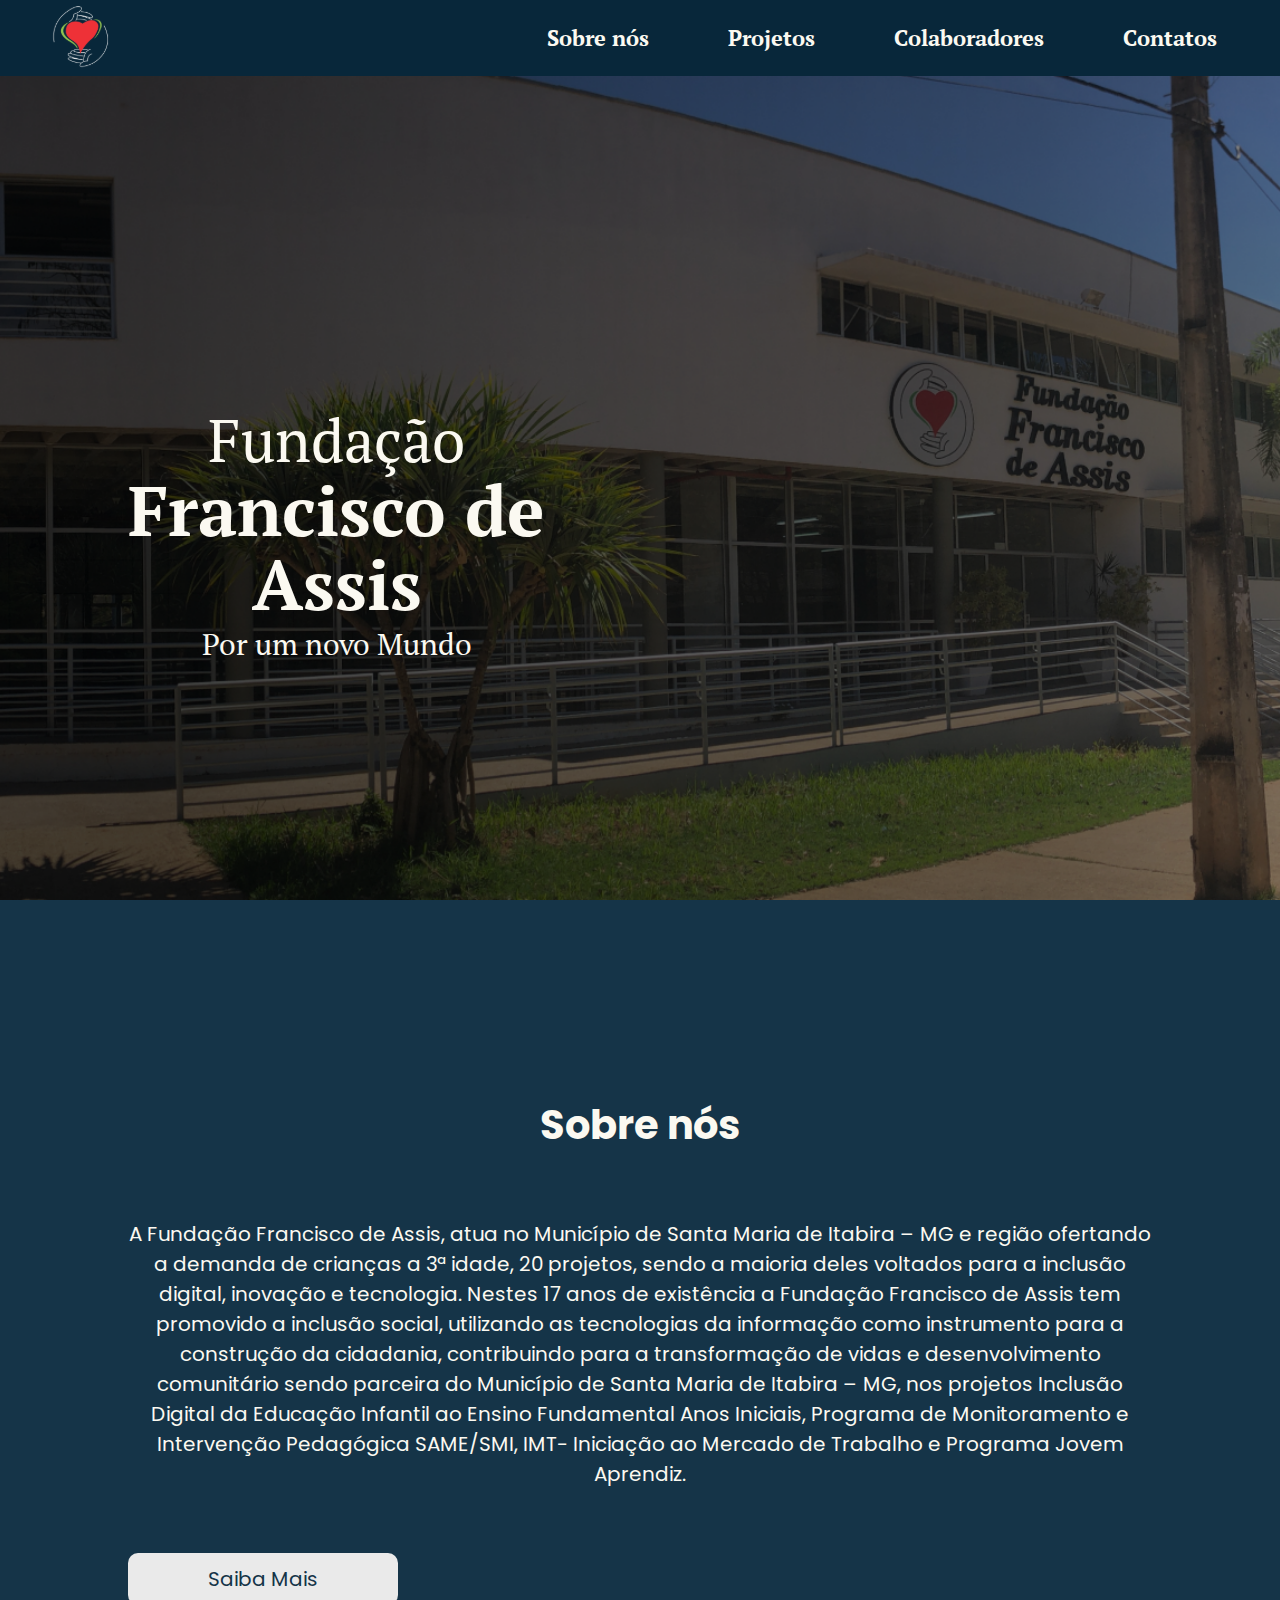
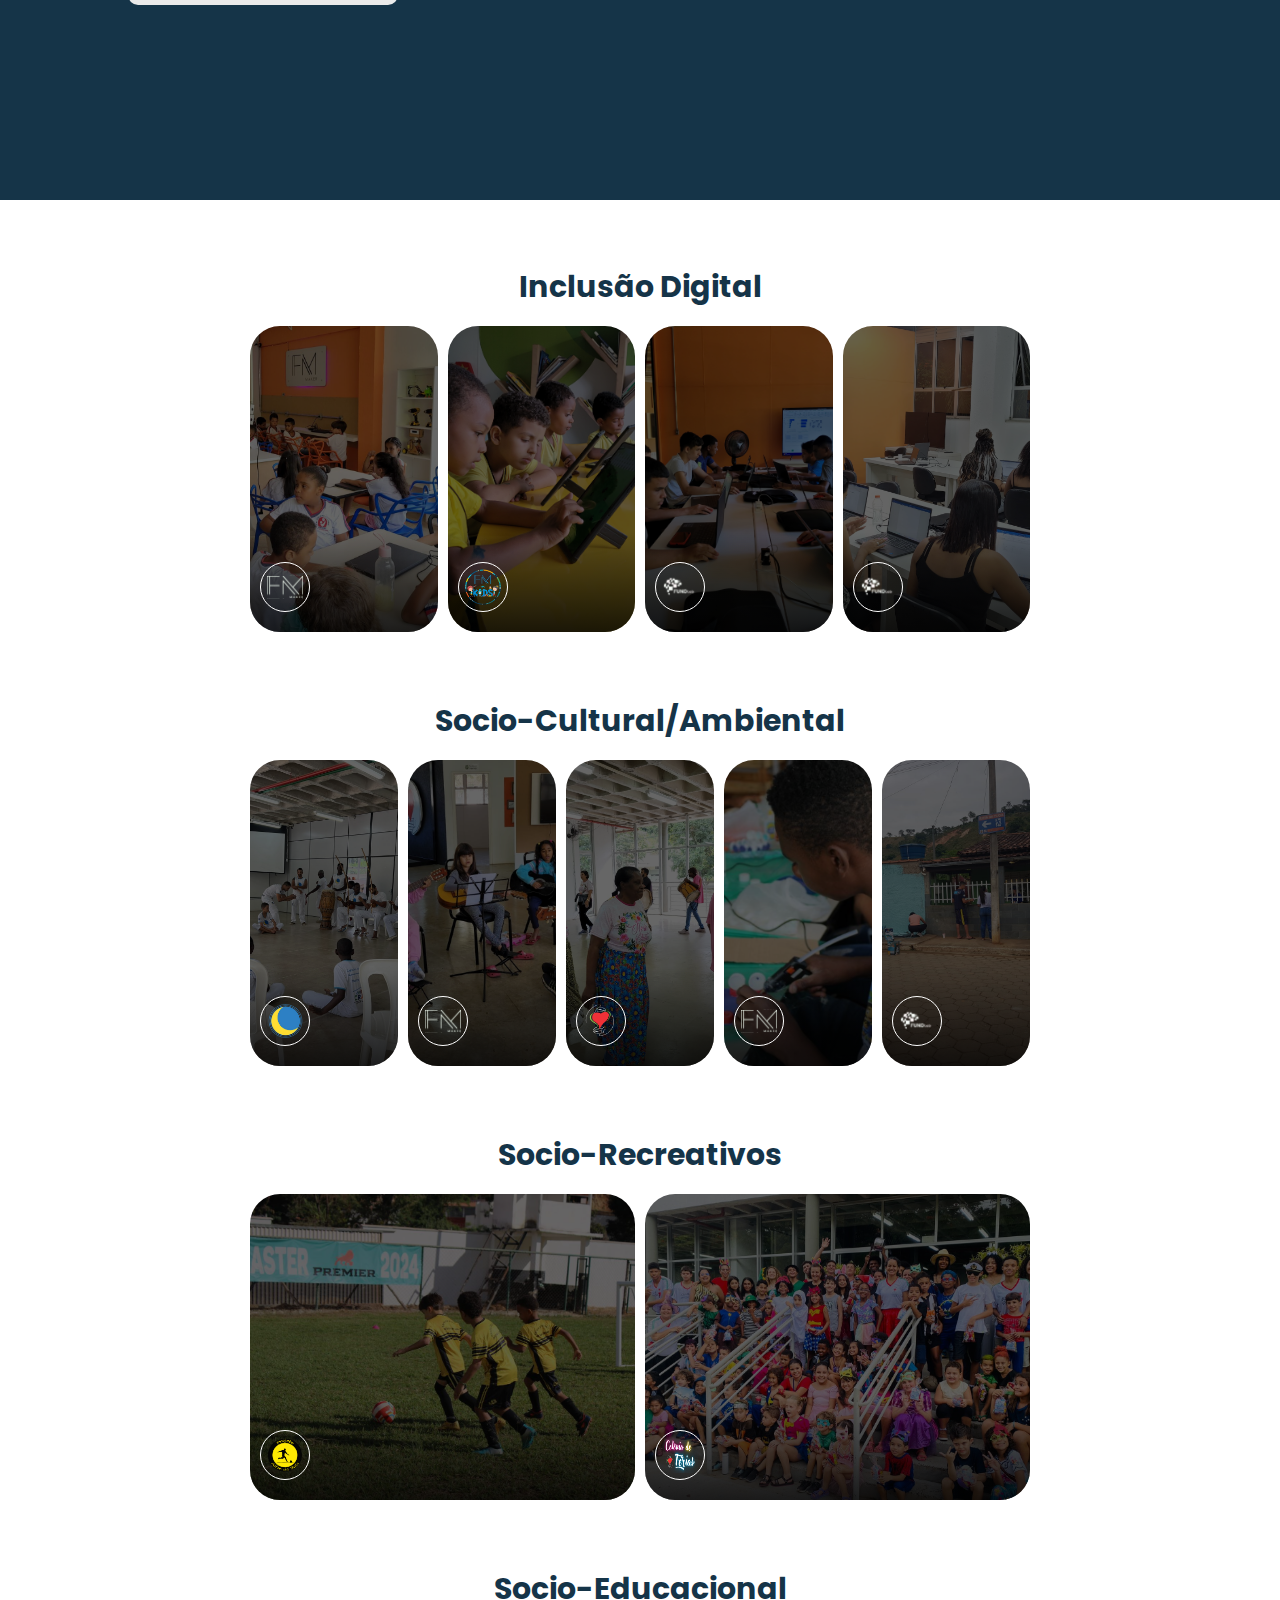
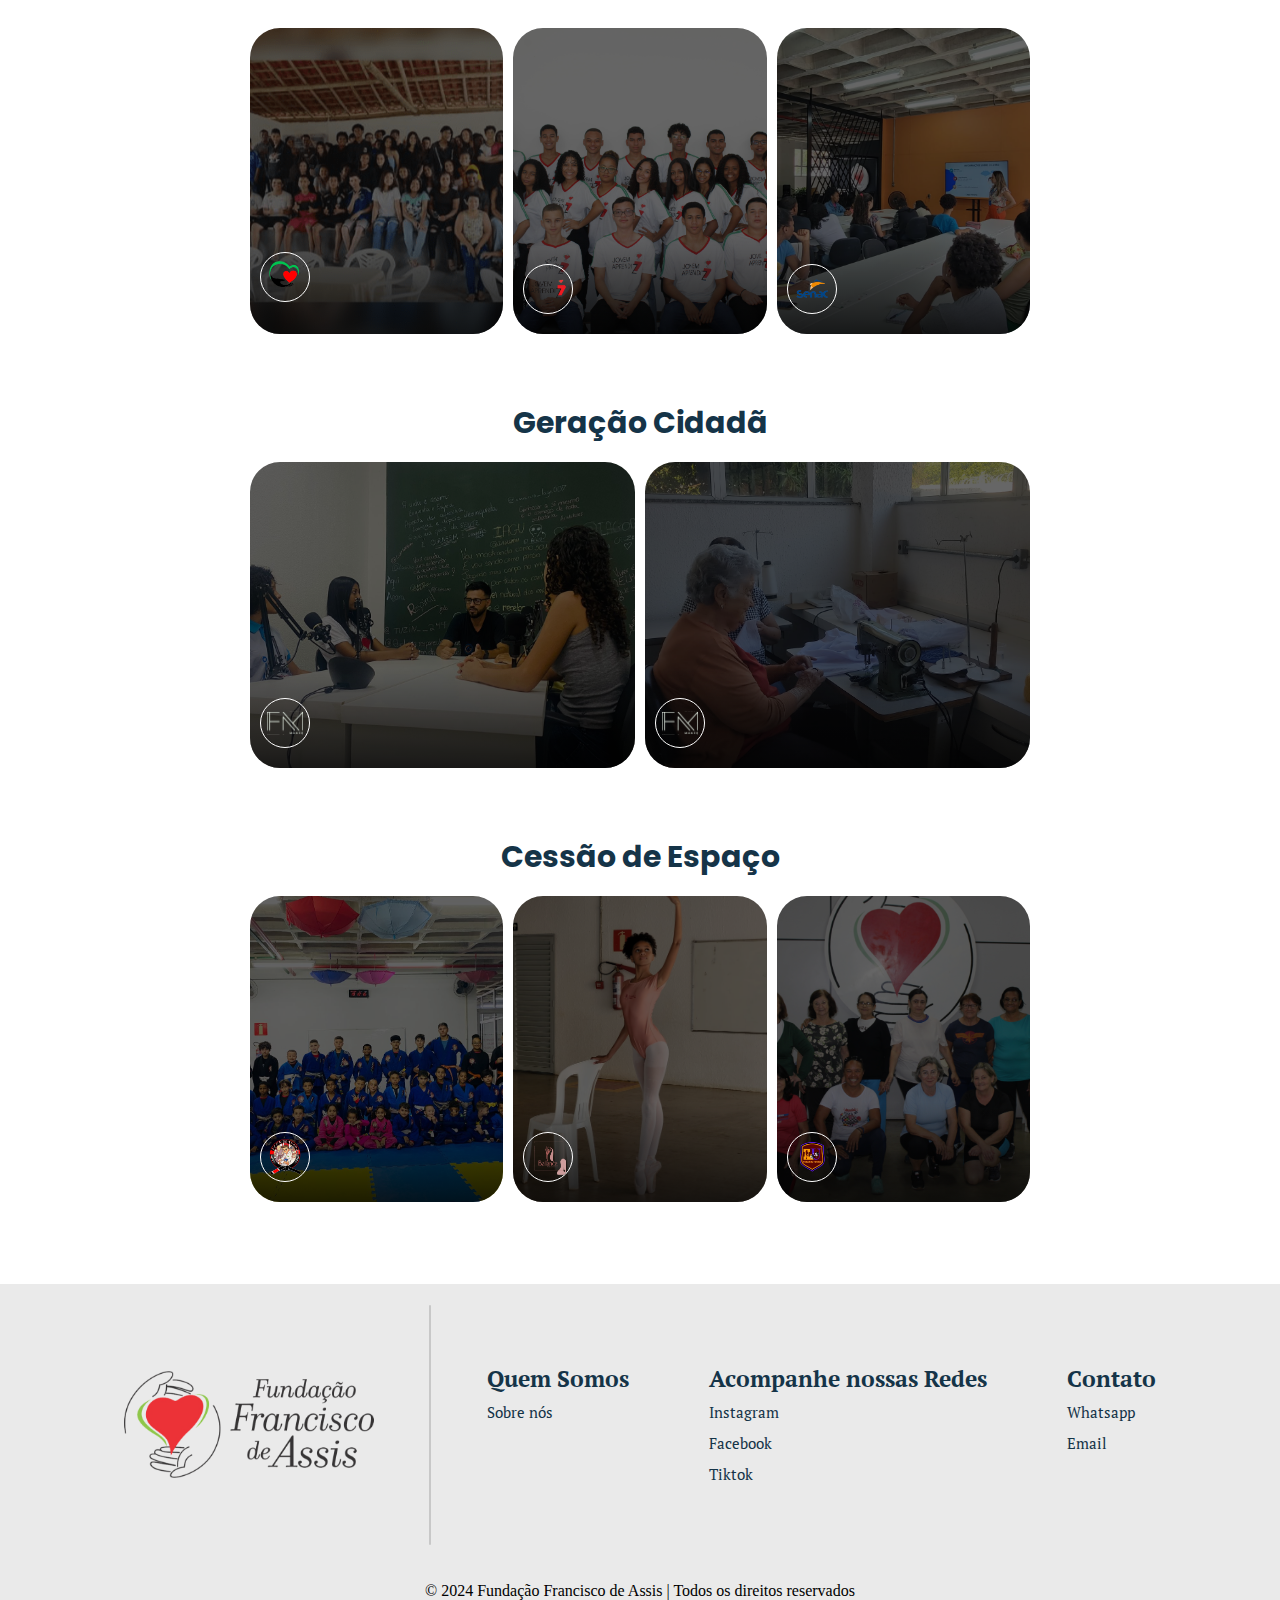
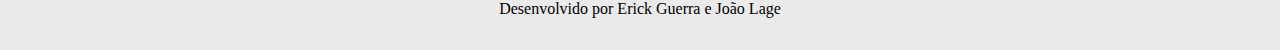
<file: index.html>
<!doctype html>
<html lang="pt-br">
  <head>
    <meta charset="UTF-8" />
    <meta name="viewport" content="width=device-width, initial-scale=1.0" />
    <link rel="stylesheet" href="styles/styles.css" />
    <link rel="website icon" href="img/logodouradafund.png" />
    <meta name="google-site-verification" content="rowdYWH2Dki01cXk79FsOVGZCe9tyU3-KnI568kRL0k" />
    <title>Fundação FA</title>
  </head>
  <body>
    <div class="overlay"></div>
    <!--Header-->
    <header class="cabecalho">
      <!--Logo-->
      <div class="cabecalho-logo">
        <a href="index.html">
          <img
            src="img/LogoFundBranca.svg"
            alt="Logo da Fundação Francisco de Assis"
          />
        </a>
      </div>
      <!--Navegação-->
      <!--Sobre-->
      <div class="cabecalho-nav">
        <a href="sobre.html" class="cabecalho-nav-item">Sobre nós</a>
        <!--Projetos-->
        <section class="cabecalho-nav-projetos-drop">
          <a class="cabecalho-nav-item">Projetos</a>
          <div class="projetos-drop">
            <ul class="projetos-drop-lista">
              <li>
                <a href="projetos_html/inclusao.html">Inclusão Digital</a>
              </li>
              <li>
                <a href="projetos_html/socio_cultural.html"
                  >Socio-Cultural/Ambiental</a
                >
              </li>
              <li>
                <a href="projetos_html/socio_recreativo.html"
                  >Socio-Recreativos</a
                >
              </li>
              <li>
                <a href="projetos_html/socio_educacional.html"
                  >Socio-Educacional</a
                >
              </li>
              <li><a href="projetos_html/geracao.html">Geração Cidadã</a></li>
              <li>
                <a href="projetos_html/cessao_de_espaco.html"
                  >Cessão de Espaço</a
                >
              </li>
            </ul>
          </div>
        </section>
        <!--Colaboradores-->
        <a href="colaboradores.html" class="cabecalho-nav-item"
          >Colaboradores</a
        >
        <!--Contatos-->
        <section class="cabecalho-nav-contatos-drop">
          <a class="cabecalho-nav-item">Contatos</a>
          <div class="contatos-drop">
            <ul class="contatos-drop-lista">
              <li>
                <a
                  href="https://www.instagram.com/fundfranciscodeassis/"
                  target="_blank"
                  ><img
                    src="img/instagram.svg"
                    alt="logo do Instagram"
                  />Instagram</a
                >
              </li>
              <li>
                <a href="https://wa.me/3138381235" target="_blank"
                  ><img src="img/wpp.svg" alt="logo do Whatsapp" />Whatsapp</a
                >
              </li>
            </ul>
          </div>
        </section>
      </div>
      <button class="btnMenu">
        <img class="nav-mobile-menu" src="img/menu.svg" alt="menu hamburguer" />
      </button>
      <div class="cabecalho-nav-mobile">
        <section class="cabecalho-nav-mobile-lista">
          <button class="btnFechar">
            <img
              src="img/exit.svg"
              alt="botão de fechar"
              class="cabecalho-nav-mobile-exit"
            />
          </button>
          <a href="sobre.html" class="cabecalho-nav-mobile-item">Sobre nós</a>
          <hr class="cabecalho-nav-mobile-linha" />
          <a class="cabecalho-nav-mobile-item">Projetos</a>
          <ul>
            <li><a href="projetos_html/inclusao.html">Inclusão Digital</a></li>
            <li>
              <a href="projetos_html/socio_cultural.html"
                >Socio-Cultural/Ambiental</a
              >
            </li>
            <li>
              <a href="projetos_html/socio_recreativo.html"
                >Socio-Recreativos</a
              >
            </li>
            <li>
              <a href="projetos_html/socio_educacional.html"
                >Socio-Educacional</a
              >
            </li>
            <li><a href="projetos_html/geracao.html">Geração Cidadã</a></li>
            <li>
              <a href="projetos_html/cessao_de_espaco.html">Cessão de Espaço</a>
            </li>
          </ul>
          <hr class="cabecalho-nav-mobile-linha" />
          <a class="cabecalho-nav-mobile-item" href="colaboradores.html"
            >Colaboradores</a
          >
          <hr class="cabecalho-nav-mobile-linha" />
          <a class="cabecalho-nav-mobile-item">Contatos</a>
          <ul class="cabecalho-nav-mobile-lista-cont">
            <li>
              <a
                href="https://www.instagram.com/fundfranciscodeassis/"
                target="_blank"
                class="cabecalho-nav-mobile-link"
                ><img
                  class="img-contato"
                  src="img/instagram.svg"
                  alt="logo do Instagram"
                />Instagram</a
              >
            </li>
            <li>
              <a
                href="https://wa.me/3138381235"
                target="_blank"
                class="cabecalho-nav-mobile-link"
                ><img
                  class="img-contato"
                  src="img/wpp.svg"
                  alt="logo do Whatsapp"
                />Whatsapp</a
              >
            </li>
          </ul>
          <hr class="cabecalho-nav-mobile-linha" />
        </section>
      </div>
    </header>

    <!--Guia Inicial-->
    <section class="foto-fund">
      <div class="foto-fund-texto">
        <h2>
          Fundação<br /><b class="foto-fund-b">Francisco de<br />Assis</b>
        </h2>
        <h3>Por um novo Mundo</h3>
      </div>
    </section>
    <!-- Guia Sobre nós -->
    <section class="sobre">
      <h2 class="sobre-titulo">Sobre nós</h2>
      <p class="sobre-texto">
        A Fundação Francisco de Assis, atua no Município de Santa Maria de
        Itabira – MG e região ofertando a demanda de crianças a 3ª idade, 20
        projetos, sendo a maioria deles voltados para a inclusão digital,
        inovação e tecnologia. Nestes 17 anos de existência a Fundação Francisco
        de Assis tem promovido a inclusão social, utilizando as tecnologias da
        informação como instrumento para a construção da cidadania, contribuindo
        para a transformação de vidas e desenvolvimento comunitário sendo
        parceira do Município de Santa Maria de Itabira – MG, nos projetos
        Inclusão Digital da Educação Infantil ao Ensino Fundamental Anos
        Iniciais, Programa de Monitoramento e Intervenção Pedagógica SAME/SMI,
        IMT- Iniciação ao Mercado de Trabalho e Programa Jovem Aprendiz.
      </p>
      <div class="sobre-botao">
        <a href="sobre.html" class="sobre-botao-saibamais">Saiba Mais</a>
      </div>
    </section>
    <section class="ProjetosFFA">
      <!-- Inclusão Digital -->
      <h2 class="subtitulo_projetos">Inclusão Digital</h2>
      <div class="container">
        <!-- FundMaker -->
        <div class="card">
          <img class="background" src="./assets/Maker.jpg" alt="" />
          <div class="card-content">
            <div class="profile-image">
              <img
                src="assets/Logo Maker.svg"
                alt=""
                class="lucide lucide-gamepad-2 logoimg"
              />
            </div>
            <a class="title-link" href="/projetos_html/inclusao.html#fundmaker"
              >FundMaker</a
            >
          </div>
          <div class="backdrop"></div>
        </div>

        <!-- Maker Kids -->
        <div class="card">
          <img class="background" src="./assets/FundMaker Kids.jpg" alt="" />
          <div class="card-content">
            <div class="profile-image">
              <img
                src="assets/Logo Maker Kids.png"
                alt=""
                class="lucide lucide-gamepad-2 logoimg"
              />
            </div>
            <a class="title-link" href="/projetos_html/inclusao.html#makerkids"
              >Maker Kids</a
            >
          </div>
          <div class="backdrop"></div>
        </div>

        <!-- FundLab -->
        <div class="card">
          <img class="background" src="./assets/FundLab.jpg" alt="" />
          <div class="card-content">
            <div class="profile-image">
              <img
                src="assets/Logo FUNDlab.svg"
                alt=""
                class="lucide lucide-gamepad-2 logoimg"
              />
            </div>
            <a class="title-link" href="/projetos_html/inclusao.html#fundlab"
              >FundLab</a
            >
          </div>
          <div class="backdrop"></div>
        </div>

        <!-- Informática -->
        <div class="card">
          <img class="background" src="./assets/Inf. Comunidade.jpg" alt="" />
          <div class="card-content">
            <div class="profile-image">
              <img
                src="assets/Logo FUNDlab.svg"
                alt=""
                class="lucide lucide-gamepad-2 logoimg"
              />
            </div>
            <a
              class="title-link"
              href="/projetos_html/inclusao.html#informatica"
              >Informática</a
            >
          </div>

          <div class="backdrop"></div>
        </div>
      </div>

      <!-- SOCIO-CULTURAL/AMBIENTAL -->
      <h2 class="subtitulo_projetos">Socio-Cultural/Ambiental</h2>
      <div class="container">
        <!-- Capoeira -->
        <div class="card">
          <img class="background" src="./assets/Capoeira.jpeg" alt="" />
          <div class="card-content">
            <div class="profile-image">
              <img
                src="assets/Logo Capoeira.png"
                alt=""
                class="lucide lucide-gamepad-2 logoimg"
              />
            </div>
            <a
              class="title-link"
              href="/projetos_html/socio_cultural.html#capoeira"
              >Capoeira</a
            >
          </div>
          <div class="backdrop"></div>
        </div>

        <!-- Voz e Violão -->
        <div class="card">
          <img
            class="background"
            src="./assets/Violão.jpeg"
            alt="Foto Maker Kids"
          />
          <div class="card-content">
            <div class="profile-image">
              <img
                src="assets/Logo Maker.svg"
                alt=""
                class="lucide lucide-gamepad-2 logoimg"
              />
            </div>
            <a
              class="title-link"
              href="/projetos_html/socio_cultural.html#vozeviolao"
              >Voz e Violao</a
            >
          </div>
          <div class="backdrop"></div>
        </div>

        <!-- NesteChão -->
        <div class="card">
          <img class="background" src="./assets/NesteChão.jpeg" alt="" />
          <div class="card-content">
            <div class="profile-image">
              <img
                src="assets/Logo Fund Branca.png"
                alt=""
                class="lucide lucide-gamepad-2 logoimg"
              />
            </div>
            <a
              class="title-link"
              href="/projetos_html/socio_cultural.html#nestechao"
              >NesteChão</a
            >
          </div>
          <div class="backdrop"></div>
        </div>

        <!-- Reciclart -->
        <div class="card">
          <img class="background" src="./assets/Reciclart.jpeg" alt="" />
          <div class="card-content">
            <div class="profile-image">
              <img
                src="assets/Logo Maker.svg"
                alt=""
                class="lucide lucide-gamepad-2 logoimg"
              />
            </div>
            <a
              class="title-link"
              href="/projetos_html/socio_cultural.html#reciclart"
              >Reciclart</a
            >
          </div>
          <div class="backdrop"></div>
        </div>

        <!-- Colorindo a Cidade -->
        <div class="card">
          <img class="background" src="./assets/ColorindoCidade.jpg" alt="" />
          <div class="card-content">
            <div class="profile-image">
              <img
                src="assets/Logo FUNDlab.svg"
                alt=""
                class="lucide lucide-gamepad-2 logoimg"
              />
            </div>
            <a
              class="title-link"
              href="/projetos_html/socio_cultural.html#colorindoacidade"
              >Colorindo a Cidade</a
            >
          </div>
          <div class="backdrop"></div>
        </div>
      </div>

      <!-- SOCIO-RECRIATIVOS -->
      <h2 class="subtitulo_projetos">Socio-Recreativos</h2>
      <div class="container">
        <!-- Além da Bola -->
        <div class="card">
          <img class="background" src="./assets/AlemdaBola.jpg" alt="" />
          <div class="card-content">
            <div class="profile-image">
              <img
                src="assets/Logo AlemdaBola.png"
                alt=""
                class="lucide lucide-gamepad-2 logoimg"
              />
            </div>
            <a
              class="title-link"
              href="/projetos_html/socio_recreativo.html#alemdabola"
              >Além da Bola</a
            >
          </div>
          <div class="backdrop"></div>
        </div>

        <!-- Colônia de Férias -->
        <div class="card">
          <img
            class="background"
            src="./assets/Colonia de Ferias.jpeg"
            alt=""
          />
          <div class="card-content">
            <div class="profile-image">
              <img
                src="assets/Logo Colonia de ferias.png"
                alt=""
                class="lucide lucide-gamepad-2 logoimg"
              />
            </div>
            <a
              class="title-link"
              href="/projetos_html/socio_recreativo.html#coloniadeferias"
              >Colônia de Férias</a
            >
          </div>
          <div class="backdrop"></div>
        </div>
      </div>

      <!-- SOCIO-EDUCACIONAL -->
      <h2 class="subtitulo_projetos">Socio-Educacional</h2>
      <div class="container">
        <!-- IMT -->
        <div class="card">
          <img class="background" src="./assets/IMT.png" alt="" />
          <div class="card-content">
            <div class="profile-image">
              <img
                src="assets/logo Voluntários.png"
                alt=""
                class="lucide lucide-gamepad-2 logoimg"
              />
            </div>
            <a
              class="title-link"
              href="/projetos_html/socio_educacional.html#iniciacaoaomercadodetrabalho"
              >Iniciação ao Mercado de Trabalho</a
            >
          </div>
          <div class="backdrop"></div>
        </div>

        <!-- Jovem Aprendiz -->
        <div class="card">
          <img class="background" src="./assets/JovensAprendizes.jpg" alt="" />
          <div class="card-content">
            <div class="profile-image">
              <img
                src="assets/Logo Jovem Aprendiz.png"
                alt=""
                class="lucide lucide-gamepad-2 logoimg"
              />
            </div>
            <a
              class="title-link"
              href="/projetos_html/socio_educacional.html#jovemaprendiz"
              >Jovem Aprendiz</a
            >
          </div>
          <div class="backdrop"></div>
        </div>

        <!-- Qualificação Senac -->
        <div class="card">
          <img class="background" src="./assets/Curso Senac.jpeg" alt="" />
          <div class="card-content">
            <div class="profile-image">
              <img
                src="assets/Logo Senac.png"
                alt=""
                class="lucide lucide-gamepad-2 logoimg"
              />
            </div>
            <a
              class="title-link"
              href="/projetos_html/socio_educacional.html#capacitacaoprofissional"
              >Capacitação Profissional</a
            >
          </div>
          <div class="backdrop"></div>
        </div>
      </div>

      <!-- GERAÇÃO CIDADÃ -->
      <h2 class="subtitulo_projetos">Geração Cidadã</h2>
      <div class="container">
        <!-- Podcast -->
        <div class="card">
          <img class="background" src="./assets/podcast3.jpeg" alt="" />
          <div class="card-content">
            <div class="profile-image">
              <img
                src="assets/Logo Maker.svg"
                alt=""
                class="lucide lucide-gamepad-2 logoimg"
              />
            </div>
            <a class="title-link" href="/projetos_html/geracao.html#podcast"
              >Podcast Criativo</a
            >
          </div>
          <div class="backdrop"></div>
        </div>

        <!-- Mulheres Ativas -->
        <div class="card">
          <img class="background" src="./assets/mulheresAtivas.jpeg" alt="" />
          <div class="card-content">
            <div class="profile-image">
              <img
                src="assets/Logo Maker.svg"
                alt=""
                class="lucide lucide-gamepad-2 logoimg"
              />
            </div>
            <a
              class="title-link"
              href="/projetos_html/geracao.html#mulheresativas"
              >Mulheres Ativas</a
            >
          </div>
          <div class="backdrop"></div>
        </div>
      </div>

      <!-- CESSÃO DE ESPAÇO -->
      <h2 class="subtitulo_projetos">Cessão de Espaço</h2>
      <div class="container">
        <!-- Jiu-Jitsu -->
        <div class="card">
          <img class="background" src="./assets/Alemdotatame.jpeg" alt="" />
          <div class="card-content">
            <div class="profile-image">
              <img
                src="assets/Logo Alem do Tatame.png"
                alt=""
                class="lucide lucide-gamepad-2 logoimg"
              />
            </div>
            <a
              class="title-link"
              href="/projetos_html/cessao_de_espaco.html#alemdotatame"
              >Além do Tatame</a
            >
          </div>
          <div class="backdrop"></div>
        </div>

        <!-- Ballet -->
        <div class="card">
          <img class="background" src="./assets/Ballet.jpeg" alt="" />
          <div class="card-content">
            <div class="profile-image">
              <img
                src="assets/Logo Ballance.png"
                alt=""
                class="lucide lucide-gamepad-2 logoimg"
              />
            </div>
            <a
              class="title-link"
              href="/projetos_html/cessao_de_espaco.html#ballet"
              >Ballet</a
            >
          </div>
          <div class="backdrop"></div>
        </div>
        <!-- Treino 60+ -->
        <div class="card">
          <img class="background" src="./assets/Treino60.jpeg" alt="" />
          <div class="card-content">
            <div class="profile-image">
              <img
                src="assets/Logo LU.png"
                alt=""
                class="lucide lucide-gamepad-2 logoimg"
              />
            </div>
            <a
              class="title-link"
              href="/projetos_html/cessao_de_espaco.html#treino60"
              >Treino 60+</a
            >
          </div>
          <div class="backdrop"></div>
        </div>
      </div>
    </section>

    <!-- Rodapé-->
    <footer class="rodape">
      <div class="rodape-div">
        <img src="img/LogoFundCompleta.svg" alt="" class="rodape-logo" />
        <div class="rodape-linha"></div>
        <div class="rodape-listacompleta">
          <ul class="rodape-lista">
            Quem Somos
            <li class="rodape-lista-nomes">
              <a href="sobre.html" class="rodape-lista-itens">Sobre nós</a>
            </li>
          </ul>
          <ul class="rodape-lista">
            Acompanhe nossas Redes
            <li class="rodape-lista-nomes">
              <a
                href="https://www.instagram.com/fundfranciscodeassis/"
                class="rodape-lista-itens"
                >Instagram</a
              >
            </li>
            <li class="rodape-lista-nomes">
              <a
                href="https://www.facebook.com/fundfranciscodeassis"
                class="rodape-lista-itens"
                >Facebook</a
              >
            </li>
            <li class="rodape-lista-nomes">
              <a
                href="https://www.tiktok.com/@fundacaomaker"
                class="rodape-lista-itens"
                >Tiktok</a
              >
            </li>
          </ul>
          <ul class="rodape-lista">
            Contato
            <li class="rodape-lista-nomes">
              <a href="https://wa.me/3138381235" class="rodape-lista-itens"
                >Whatsapp</a
              >
            </li>
            <li class="rodape-lista-nomes">
              <a
                href="mailto:fundfranciscodeassis@gmail.com"
                class="rodape-lista-itens"
                >Email</a
              >
            </li>
          </ul>
        </div>
      </div>
      <div class="rodape-direitos">
        <p class="rodape-direitos-itens">
          © 2024 Fundação Francisco de Assis | Todos os direitos reservados<br>
          Desenvolvido por Erick Guerra e João Lage
        </p>
      </div>
    </footer>

    <script src="JavaScript/menu.js"></script>
  </body>
</html>
</file>
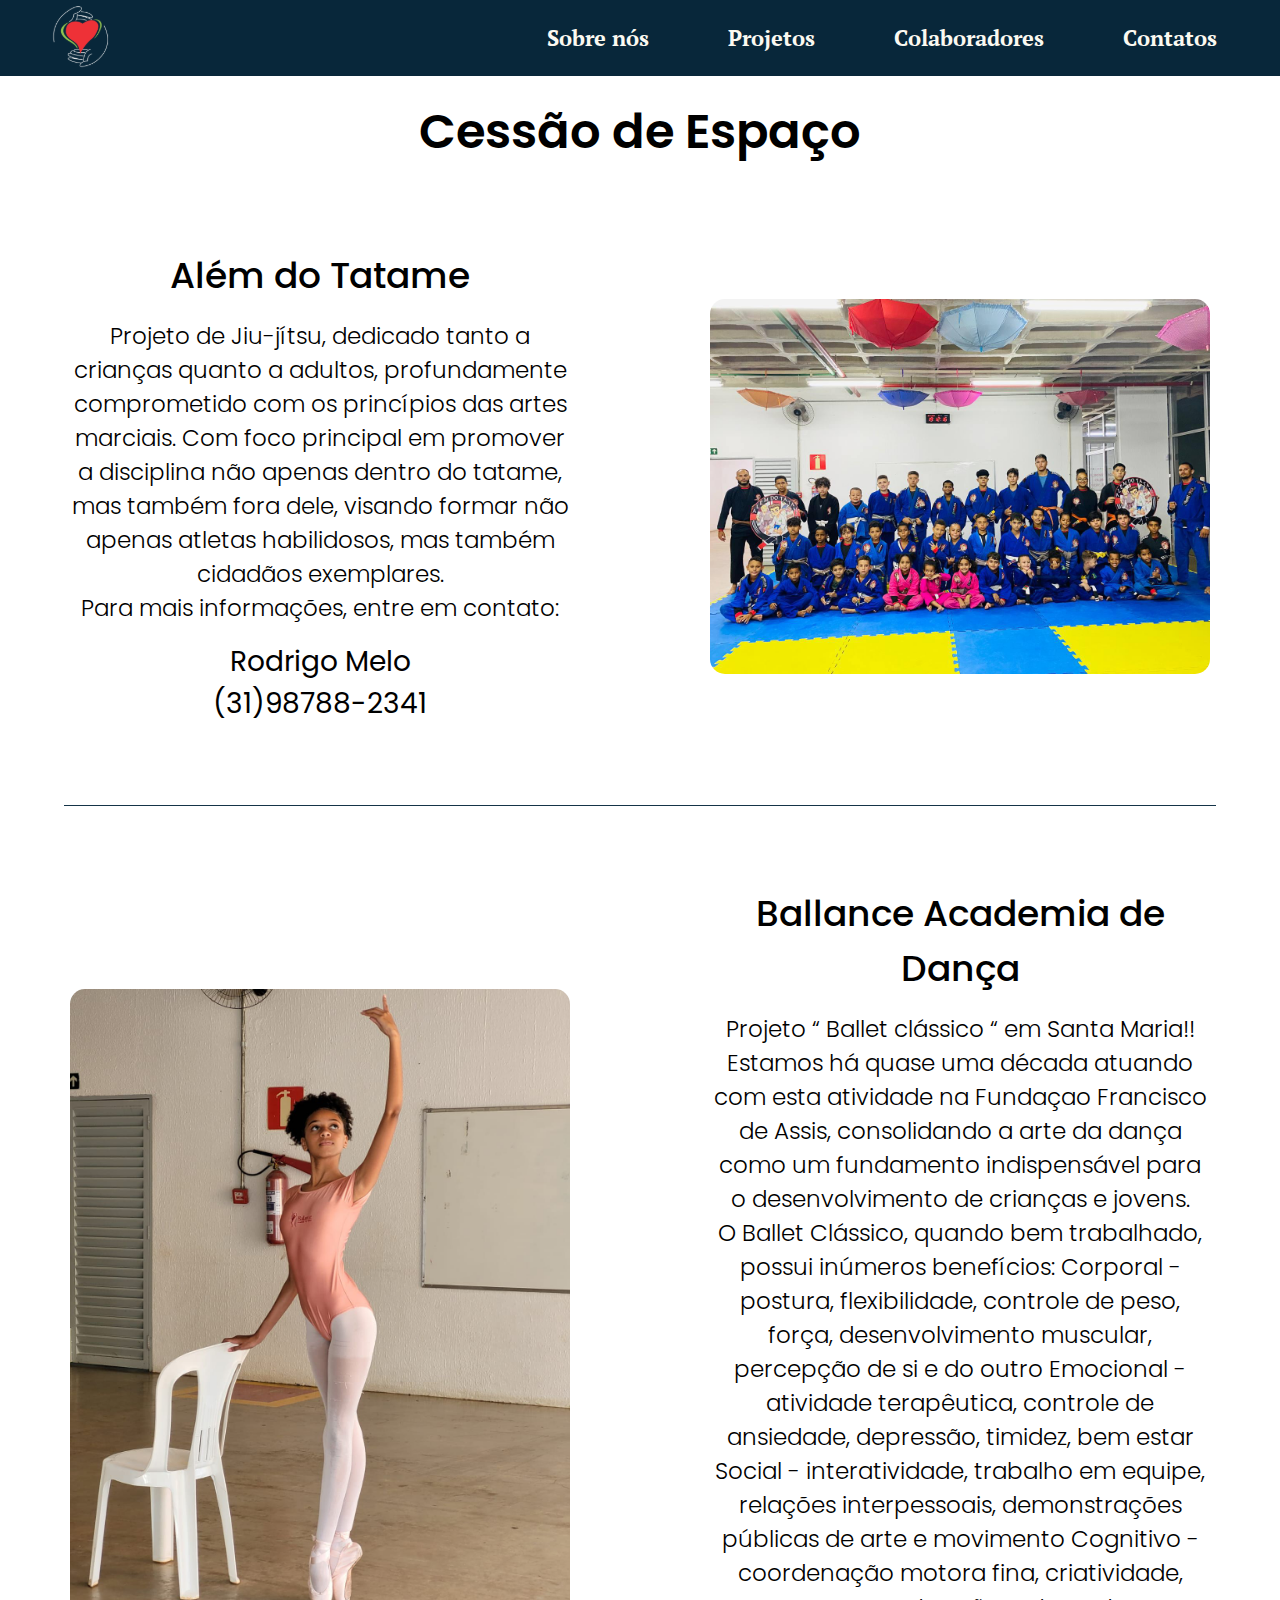
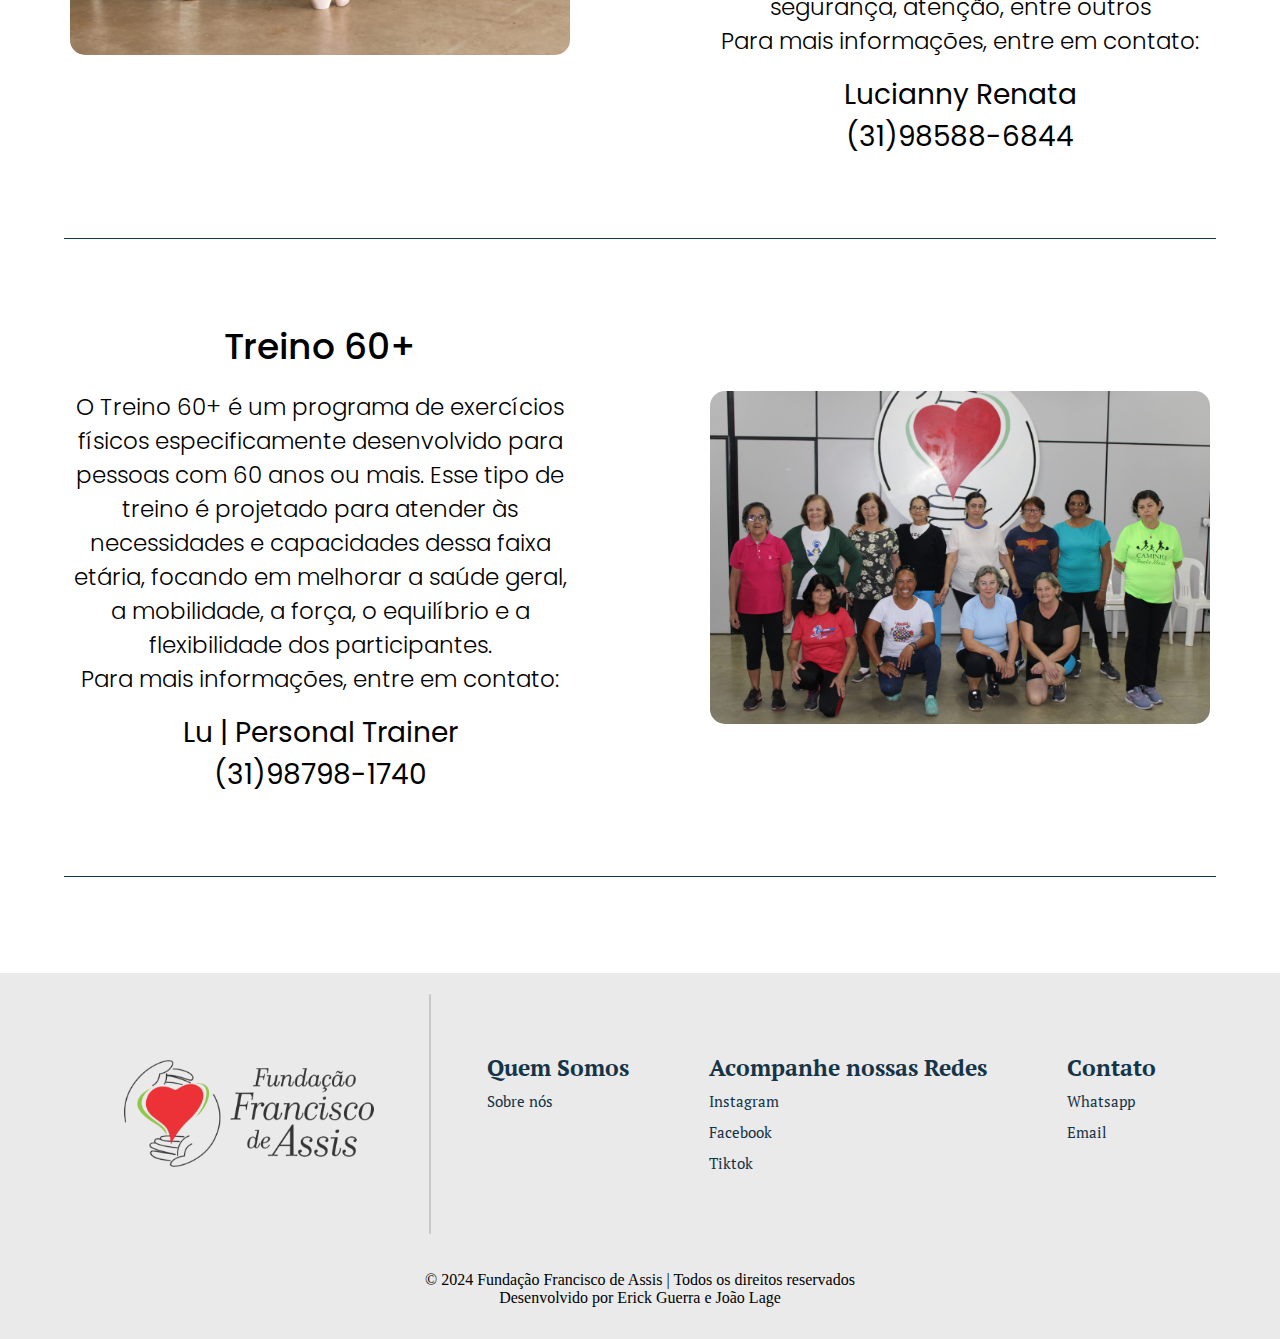
<file: projetos_html/cessao_de_espaco.html>
<!doctype html>
<html lang="pt-br">
  <head>
    <meta charset="UTF-8" />
    <meta name="viewport" content="width=device-width, initial-scale=1.0" />
    <link rel="stylesheet" href="../styles/styles.css" />
    <link rel="website icon" href="../img/logodouradafund.png" />
    <title>Cessão de Espaço</title>
  </head>
  <body>
    <div class="overlay"></div>
    <!--Header-->
    <header class="cabecalho">
      <!--Logo-->
      <div class="cabecalho-logo">
        <a href="../index.html">
          <img
            src="../img/LogoFundBranca.svg"
            alt="Logo da Fundação Francisco de Assis"
          />
        </a>
      </div>
      <!--Navegação-->
      <!--Sobre-->
      <div class="cabecalho-nav">
        <a href="../sobre.html" class="cabecalho-nav-item">Sobre nós</a>
        <!--Projetos-->
        <section class="cabecalho-nav-projetos-drop">
          <a class="cabecalho-nav-item">Projetos</a>
          <div class="projetos-drop">
            <ul class="projetos-drop-lista">
              <li><a href="inclusao.html">Inclusão Digital</a></li>
              <li>
                <a href="socio_cultural.html">Socio-Cultural/Ambiental</a>
              </li>
              <li><a href="socio_recreativo.html">Socio-Recreativos</a></li>
              <li><a href="socio_educacional.html">Socio-Educacional</a></li>
              <li><a href="geracao.html">Geração Cidadã</a></li>
              <li><a href="cessao_de_espaco.html">Cessão de Espaço</a></li>
            </ul>
          </div>
        </section>
        <!--Colaboradores-->
        <a href="../colaboradores.html" class="cabecalho-nav-item"
          >Colaboradores</a
        >
        <!--Contatos-->
        <section class="cabecalho-nav-contatos-drop">
          <a class="cabecalho-nav-item">Contatos</a>
          <div class="contatos-drop">
            <ul class="contatos-drop-lista">
              <li>
                <a
                  href="https://www.instagram.com/fundfranciscodeassis/"
                  target="_blank"
                  ><img
                    src="../img/instagram.svg"
                    alt="logo do Instagram"
                  />Instagram</a
                >
              </li>
              <li>
                <a href="https://wa.me/3138381235" target="_blank"
                  ><img
                    src="../img/wpp.svg"
                    alt="logo do Whatsapp"
                  />Whatsapp</a
                >
              </li>
            </ul>
          </div>
        </section>
      </div>
      <button class="btnMenu">
        <img
          class="nav-mobile-menu"
          src="../img/menu.svg"
          alt="menu hamburguer"
        />
      </button>
      <div class="cabecalho-nav-mobile">
        <section class="cabecalho-nav-mobile-lista">
          <button class="btnFechar">
            <img
              src="../img/exit.svg"
              alt="botão de fechar"
              class="cabecalho-nav-mobile-exit"
            />
          </button>
          <a class="cabecalho-nav-mobile-item" href="../sobre.html"
            >Sobre nós</a
          >
          <hr class="cabecalho-nav-mobile-linha" />
          <a class="cabecalho-nav-mobile-item">Projetos</a>
          <ul>
            <li><a href="inclusao.html">Inclusão Digital</a></li>
            <li><a href="socio_cultural.html">Socio-Cultural/Ambiental</a></li>
            <li><a href="socio_recreativo.html">Socio-Recreativos</a></li>
            <li><a href="socio_educacional.html">Socio-Educacional</a></li>
            <li><a href="geracao.html">Geração Cidadã</a></li>
            <li><a href="cessao_de_espaco.html">Cessão de Espaço</a></li>
          </ul>
          <hr class="cabecalho-nav-mobile-linha" />
          <a class="cabecalho-nav-mobile-item" href="../colaboradores.html"
            >Colaboradores</a
          >
          <hr class="cabecalho-nav-mobile-linha" />
          <a class="cabecalho-nav-mobile-item">Contatos</a>
          <ul class="cabecalho-nav-mobile-lista-cont">
            <li>
              <a
                href="https://www.instagram.com/fundfranciscodeassis/"
                target="_blank"
                class="cabecalho-nav-mobile-link"
                ><img
                  class="img-contato"
                  src="../img/instagram.svg"
                  alt="logo do Instagram"
                />Instagram</a
              >
            </li>
            <li>
              <a
                href="https://wa.me/3138381235"
                target="_blank"
                class="cabecalho-nav-mobile-link"
                ><img
                  class="img-contato"
                  src="../img/wpp.svg"
                  alt="logo do Whatsapp"
                />Whatsapp</a
              >
            </li>
          </ul>
          <hr class="cabecalho-nav-mobile-linha" />
        </section>
      </div>
    </header>

    <main class="container-projetos">
      <div class="inicio">
        <h1 class="titulo-principal">Cessão de Espaço</h1>
      </div>

      <!--Jiu-Jitso-->
      <div class="lista_projetos" id="alemdotatame">
        <div class="projetos_separados">
          <h2 class="projetos_separados_titulo">Além do Tatame</h2>
          <p class="projetos_separados_texto">
            Projeto de Jiu-jítsu, dedicado tanto a crianças quanto a adultos,
            profundamente comprometido com os princípios das artes marciais. Com
            foco principal em promover a disciplina não apenas dentro do tatame,
            mas também fora dele, visando formar não apenas atletas habilidosos,
            mas também cidadãos exemplares.<br />Para mais informações, entre em
            contato:
          </p>
          <a
            class="projetos_separados_contato"
            href="https://wa.me/5531987882341"
            >Rodrigo Melo<br />(31)98788-2341</a
          >
        </div>
        <img class="projetos_separados_img" src="../assets/Alemdotatame.jpeg" />
      </div>
      <div class="linha"></div>
      <!--Ballet-->
      <div class="lista_projetos" id="ballet">
        <img class="projetos_separados_img" src="../assets/Ballet.jpeg" />
        <div class="projetos_separados">
          <h2 class="projetos_separados_titulo">Ballance Academia de Dança</h2>
          <p class="projetos_separados_texto">
            Projeto “ Ballet clássico “ em Santa Maria!!<br>
            Estamos há quase uma década atuando com esta atividade na Fundaçao Francisco de Assis, consolidando a arte da dança como um fundamento indispensável para o desenvolvimento de crianças e jovens.<br>
            O Ballet Clássico, quando bem trabalhado, possui inúmeros benefícios:
            Corporal - postura, flexibilidade, controle de peso, força, desenvolvimento muscular, percepção de si e do outro
            Emocional - atividade terapêutica, controle de ansiedade, depressão, timidez, bem estar
            Social - interatividade, trabalho em equipe, relações interpessoais, demonstrações públicas de arte e movimento
            Cognitivo - coordenação motora fina, criatividade, segurança, atenção, entre outros<br>
            Para mais informações, entre em contato:
          </p>
          <a
            class="projetos_separados_contato"
            href="https://wa.me/5531985886844"
            >Lucianny Renata<br />(31)98588-6844</a
          >
        </div>
      </div>
      <div class="linha"></div>
      <!--Treino +60-->
      <div class="lista_projetos" id="treino60">
        <div class="projetos_separados">
          <h2 class="projetos_separados_titulo">Treino 60+</h2>
          <p class="projetos_separados_texto">
            O Treino 60+ é um programa de exercícios físicos especificamente desenvolvido para pessoas com 60 anos ou mais. Esse tipo de treino é projetado para atender às necessidades e capacidades dessa faixa etária, focando em melhorar a saúde geral, a mobilidade, a força, o equilíbrio e a flexibilidade dos participantes.<br>
            Para mais informações, entre em contato:
          </p>
          <a
            class="projetos_separados_contato"
            href="https://wa.me/5531987981740"
            >Lu | Personal Trainer<br />(31)98798-1740</a
          >
        </div>
        <img class="projetos_separados_img" src="../assets/Treino60.jpeg" />
      </div>
      <div class="linha"></div>
    </main>
    <!-- Rodapé-->
    <footer class="rodape">
      <div class="rodape-div">
        <img src="../img/LogoFundCompleta.svg" alt="" class="rodape-logo" />
        <div class="rodape-linha"></div>
        <div class="rodape-listacompleta">
          <ul class="rodape-lista">
            Quem Somos
            <li class="rodape-lista-nomes">
              <a href="../sobre.html" class="rodape-lista-itens">Sobre nós</a>
            </li>
          </ul>
          <ul class="rodape-lista">
            Acompanhe nossas Redes
            <li class="rodape-lista-nomes">
              <a
                href="https://www.instagram.com/fundfranciscodeassis/"
                class="rodape-lista-itens"
                >Instagram</a
              >
            </li>
            <li class="rodape-lista-nomes">
              <a
                href="https://www.facebook.com/fundfranciscodeassis"
                class="rodape-lista-itens"
                >Facebook</a
              >
            </li>
            <li class="rodape-lista-nomes">
              <a
                href="https://www.tiktok.com/@fundacaomaker"
                class="rodape-lista-itens"
                >Tiktok</a
              >
            </li>
          </ul>
          <ul class="rodape-lista">
            Contato
            <li class="rodape-lista-nomes">
              <a href="https://wa.me/3138381235" class="rodape-lista-itens"
                >Whatsapp</a
              >
            </li>
            <li class="rodape-lista-nomes">
              <a
                href="mailto:fundfranciscodeassis@gmail.com"
                class="rodape-lista-itens"
                >Email</a
              >
            </li>
          </ul>
        </div>
      </div>
      <div class="rodape-direitos">
        <p class="rodape-direitos-itens">
          © 2024 Fundação Francisco de Assis | Todos os direitos reservados<br>
          Desenvolvido por Erick Guerra e João Lage
        </p>
      </div>
    </footer>

    <script src="../JavaScript/menu.js"></script>
  </body>
</html>
</file>
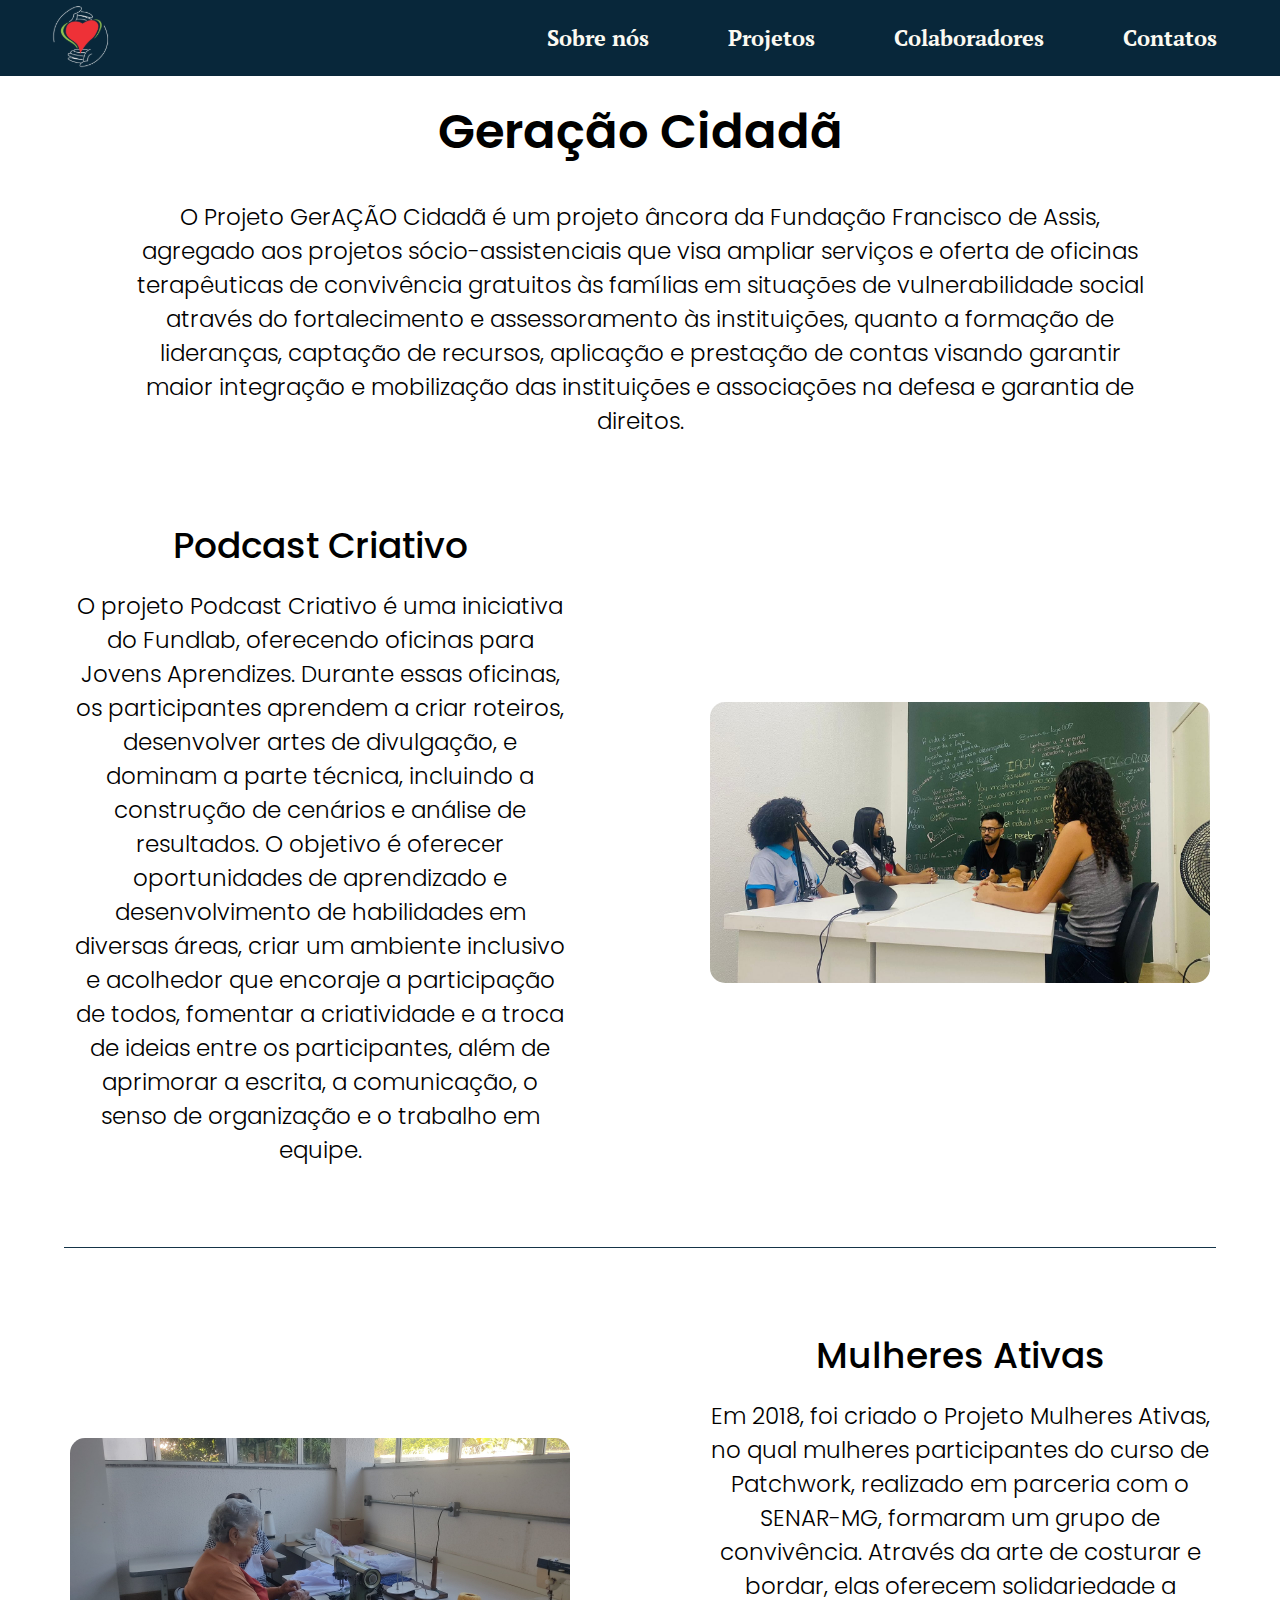
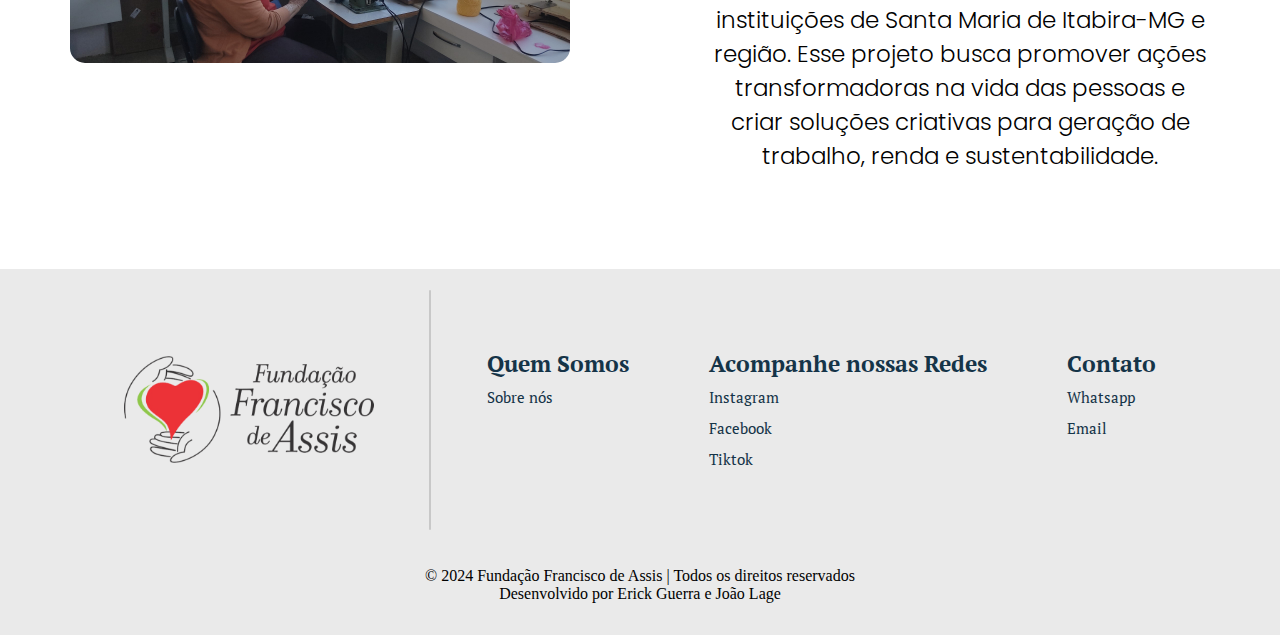
<file: projetos_html/geracao.html>
<!doctype html>
<html lang="pt-br">
  <head>
    <meta charset="UTF-8" />
    <meta name="viewport" content="width=device-width, initial-scale=1.0" />
    <link rel="stylesheet" href="../styles/styles.css" />
    <link rel="website icon" href="../img/logodouradafund.png" />
    <title>Geração Cidadã</title>
  </head>
  <body>
    <div class="overlay"></div>
    <!--Header-->
    <header class="cabecalho">
      <!--Logo-->
      <div class="cabecalho-logo">
        <a href="../index.html">
          <img
            src="../img/LogoFundBranca.svg"
            alt="Logo da Fundação Francisco de Assis"
          />
        </a>
      </div>
      <!--Navegação-->
      <!--Sobre-->
      <div class="cabecalho-nav">
        <a href="../sobre.html" class="cabecalho-nav-item">Sobre nós</a>
        <!--Projetos-->
        <section class="cabecalho-nav-projetos-drop">
          <a class="cabecalho-nav-item">Projetos</a>
          <div class="projetos-drop">
            <ul class="projetos-drop-lista">
              <li><a href="inclusao.html">Inclusão Digital</a></li>
              <li>
                <a href="socio_cultural.html">Socio-Cultural/Ambiental</a>
              </li>
              <li><a href="socio_recreativo.html">Socio-Recreativos</a></li>
              <li><a href="socio_educacional.html">Socio-Educacional</a></li>
              <li><a href="geracao.html">Geração Cidadã</a></li>
              <li><a href="cessao_de_espaco.html">Cessão de Espaço</a></li>
            </ul>
          </div>
        </section>
        <!--Colaboradores-->
        <a href="../colaboradores.html" class="cabecalho-nav-item"
          >Colaboradores</a
        >
        <!--Contatos-->
        <section class="cabecalho-nav-contatos-drop">
          <a class="cabecalho-nav-item">Contatos</a>
          <div class="contatos-drop">
            <ul class="contatos-drop-lista">
              <li>
                <a
                  href="https://www.instagram.com/fundfranciscodeassis/"
                  target="_blank"
                  ><img
                    src="../img/instagram.svg"
                    alt="logo do Instagram"
                  />Instagram</a
                >
              </li>
              <li>
                <a href="https://wa.me/3138381235" target="_blank"
                  ><img
                    src="../img/wpp.svg"
                    alt="logo do Whatsapp"
                  />Whatsapp</a
                >
              </li>
            </ul>
          </div>
        </section>
      </div>
      <button class="btnMenu">
        <img
          class="nav-mobile-menu"
          src="../img/menu.svg"
          alt="menu hamburguer"
        />
      </button>
      <div class="cabecalho-nav-mobile">
        <section class="cabecalho-nav-mobile-lista">
          <button class="btnFechar">
            <img
              src="../img/exit.svg"
              alt="botão de fechar"
              class="cabecalho-nav-mobile-exit"
            />
          </button>
          <a class="cabecalho-nav-mobile-item" href="../sobre.html"
            >Sobre nós</a
          >
          <hr class="cabecalho-nav-mobile-linha" />
          <a class="cabecalho-nav-mobile-item">Projetos</a>
          <ul>
            <li><a href="inclusao.html">Inclusão Digital</a></li>
            <li><a href="socio_cultural.html">Socio-Cultural/Ambiental</a></li>
            <li><a href="socio_recreativo.html">Socio-Recreativos</a></li>
            <li><a href="socio_educacional.html">Socio-Educacional</a></li>
            <li><a href="geracao.html">Geração Cidadã</a></li>
            <li><a href="cessao_de_espaco.html">Cessão de Espaço</a></li>
          </ul>
          <hr class="cabecalho-nav-mobile-linha" />
          <a class="cabecalho-nav-mobile-item" href="../colaboradores.html"
            >Colaboradores</a
          >
          <hr class="cabecalho-nav-mobile-linha" />
          <a class="cabecalho-nav-mobile-item">Contatos</a>
          <ul class="cabecalho-nav-mobile-lista-cont">
            <li>
              <a
                href="https://www.instagram.com/fundfranciscodeassis/"
                target="_blank"
                class="cabecalho-nav-mobile-link"
                ><img
                  class="img-contato"
                  src="../img/instagram.svg"
                  alt="logo do Instagram"
                />Instagram</a
              >
            </li>
            <li>
              <a
                href="https://wa.me/3138381235"
                target="_blank"
                class="cabecalho-nav-mobile-link"
                ><img
                  class="img-contato"
                  src="../img/wpp.svg"
                  alt="logo do Whatsapp"
                />Whatsapp</a
              >
            </li>
          </ul>
          <hr class="cabecalho-nav-mobile-linha" />
        </section>
      </div>
    </header>

    <main class="container-projetos">
      <div class="inicio">
        <h1 class="titulo-principal">Geração Cidadã</h1>
        <p>
          O Projeto GerAÇÃO Cidadã é um projeto âncora da Fundação Francisco de
          Assis, agregado aos projetos sócio-assistenciais que visa ampliar
          serviços e oferta de oficinas terapêuticas de convivência gratuitos às
          famílias em situações de vulnerabilidade social através do
          fortalecimento e assessoramento às instituições, quanto a formação de
          lideranças, captação de recursos, aplicação e prestação de contas
          visando garantir maior integração e mobilização das instituições e
          associações na defesa e garantia de direitos.
        </p>
      </div>

      <!--Podcast-->
      <div class="lista_projetos" id="podcast">
        <div class="projetos_separados">
          <h2 class="projetos_separados_titulo">Podcast Criativo</h2>
          <p class="projetos_separados_texto">
            O projeto Podcast Criativo é uma iniciativa do Fundlab, oferecendo
            oficinas para Jovens Aprendizes. Durante essas oficinas, os
            participantes aprendem a criar roteiros, desenvolver artes de
            divulgação, e dominam a parte técnica, incluindo a construção de
            cenários e análise de resultados. O objetivo é oferecer
            oportunidades de aprendizado e desenvolvimento de habilidades em
            diversas áreas, criar um ambiente inclusivo e acolhedor que encoraje
            a participação de todos, fomentar a criatividade e a troca de ideias
            entre os participantes, além de aprimorar a escrita, a comunicação,
            o senso de organização e o trabalho em equipe.
          </p>
        </div>
        <img class="projetos_separados_img" src="../assets/podcast3.jpeg" />
      </div>
      <div class="linha"></div>

      <!--Mulheres Ativas-->
      <div class="lista_projetos" id="mulheresativas">
        <img
          class="projetos_separados_img"
          src="../assets/mulheresAtivas.jpeg"
        />
        <div class="projetos_separados">
          <h2 class="projetos_separados_titulo">Mulheres Ativas</h2>
          <p class="projetos_separados_texto">
            Em 2018, foi criado o Projeto Mulheres Ativas, no qual mulheres
            participantes do curso de Patchwork, realizado em parceria com o
            SENAR-MG, formaram um grupo de convivência. Através da arte de
            costurar e bordar, elas oferecem solidariedade a instituições de
            Santa Maria de Itabira-MG e região. Esse projeto busca promover
            ações transformadoras na vida das pessoas e criar soluções criativas
            para geração de trabalho, renda e sustentabilidade.
          </p>
        </div>
      </div>
    </main>

    <!-- Rodapé-->
    <footer class="rodape">
      <div class="rodape-div">
        <img src="../img/LogoFundCompleta.svg" alt="" class="rodape-logo" />
        <div class="rodape-linha"></div>
        <div class="rodape-listacompleta">
          <ul class="rodape-lista">
            Quem Somos
            <li class="rodape-lista-nomes">
              <a href="../sobre.html" class="rodape-lista-itens">Sobre nós</a>
            </li>
          </ul>
          <ul class="rodape-lista">
            Acompanhe nossas Redes
            <li class="rodape-lista-nomes">
              <a
                href="https://www.instagram.com/fundfranciscodeassis/"
                class="rodape-lista-itens"
                >Instagram</a
              >
            </li>
            <li class="rodape-lista-nomes">
              <a
                href="https://www.facebook.com/fundfranciscodeassis"
                class="rodape-lista-itens"
                >Facebook</a
              >
            </li>
            <li class="rodape-lista-nomes">
              <a
                href="https://www.tiktok.com/@fundacaomaker"
                class="rodape-lista-itens"
                >Tiktok</a
              >
            </li>
          </ul>
          <ul class="rodape-lista">
            Contato
            <li class="rodape-lista-nomes">
              <a href="https://wa.me/3138381235" class="rodape-lista-itens"
                >Whatsapp</a
              >
            </li>
            <li class="rodape-lista-nomes">
              <a
                href="mailto:fundfranciscodeassis@gmail.com"
                class="rodape-lista-itens"
                >Email</a
              >
            </li>
          </ul>
        </div>
      </div>
      <div class="rodape-direitos">
        <p class="rodape-direitos-itens">
          © 2024 Fundação Francisco de Assis | Todos os direitos reservados<br>
          Desenvolvido por Erick Guerra e João Lage
        </p>
      </div>
    </footer>

    <script src="../JavaScript/menu.js"></script>
  </body>
</html>
</file>
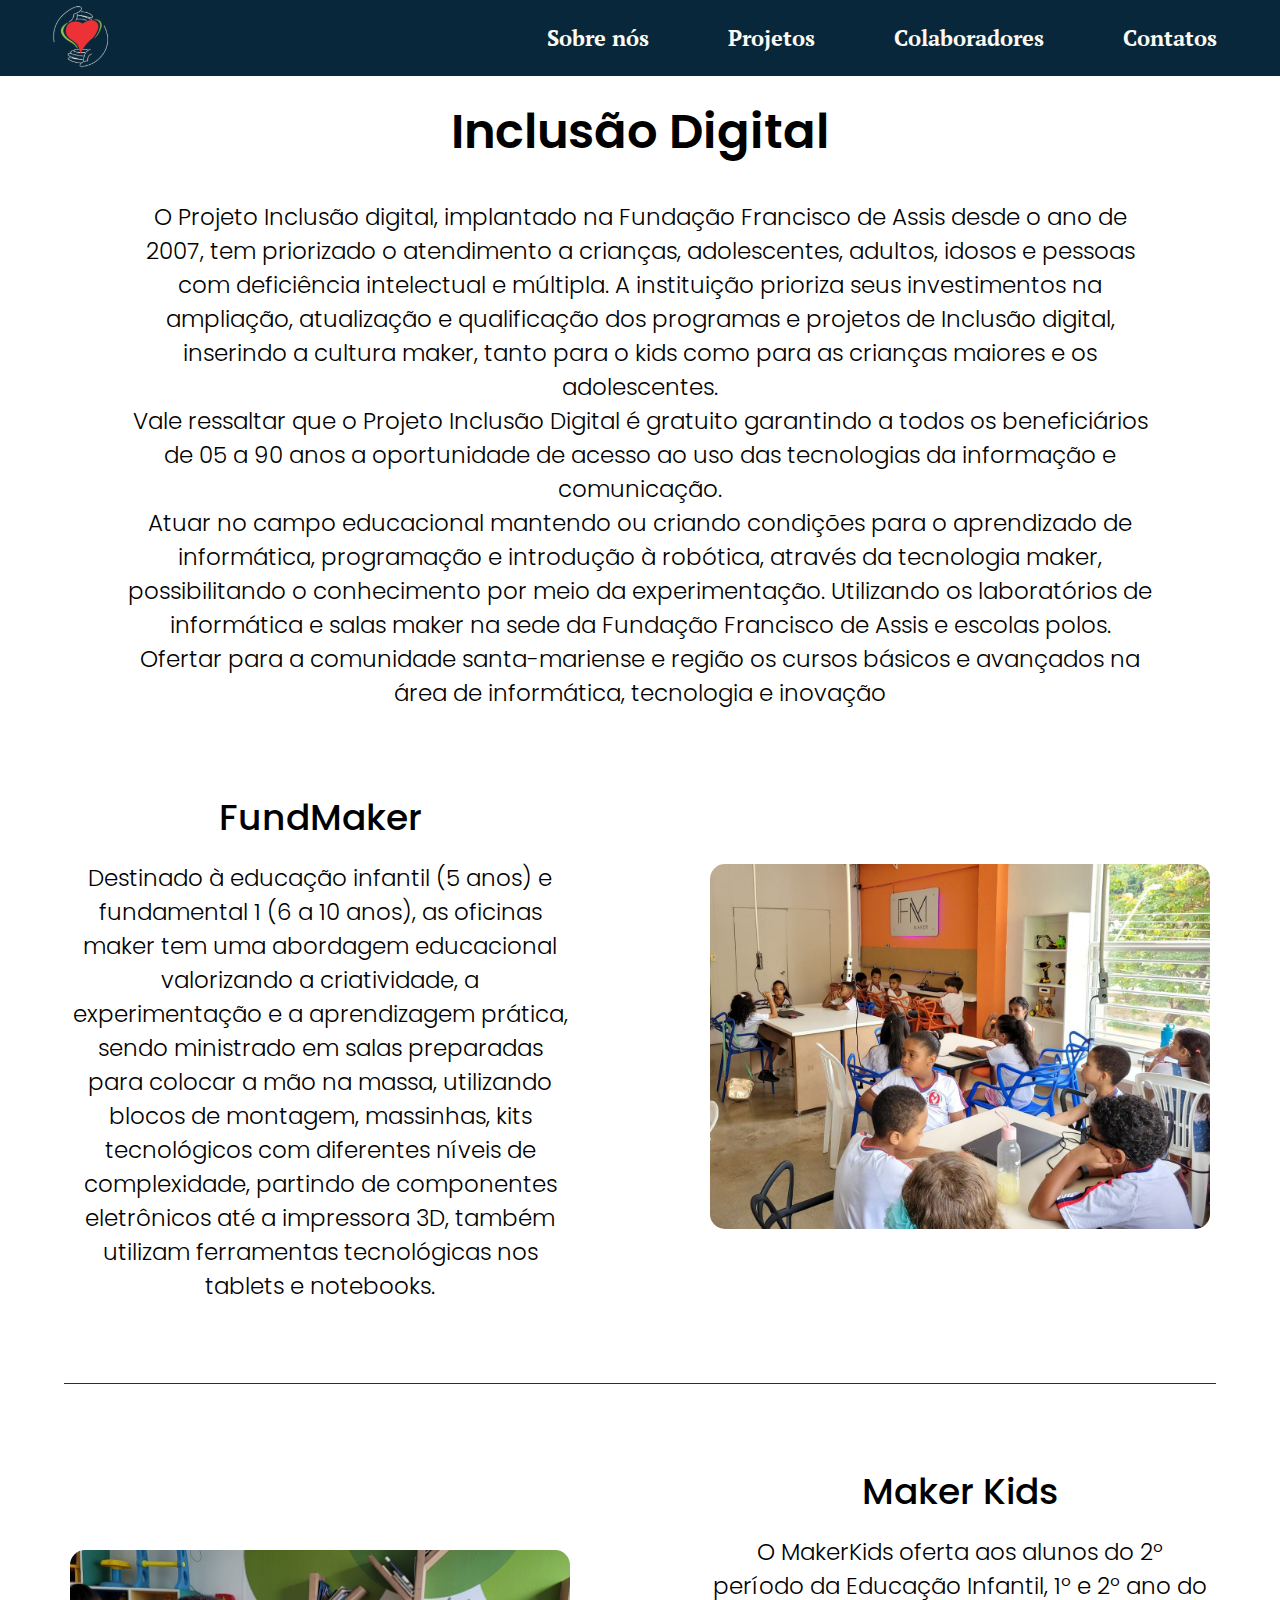
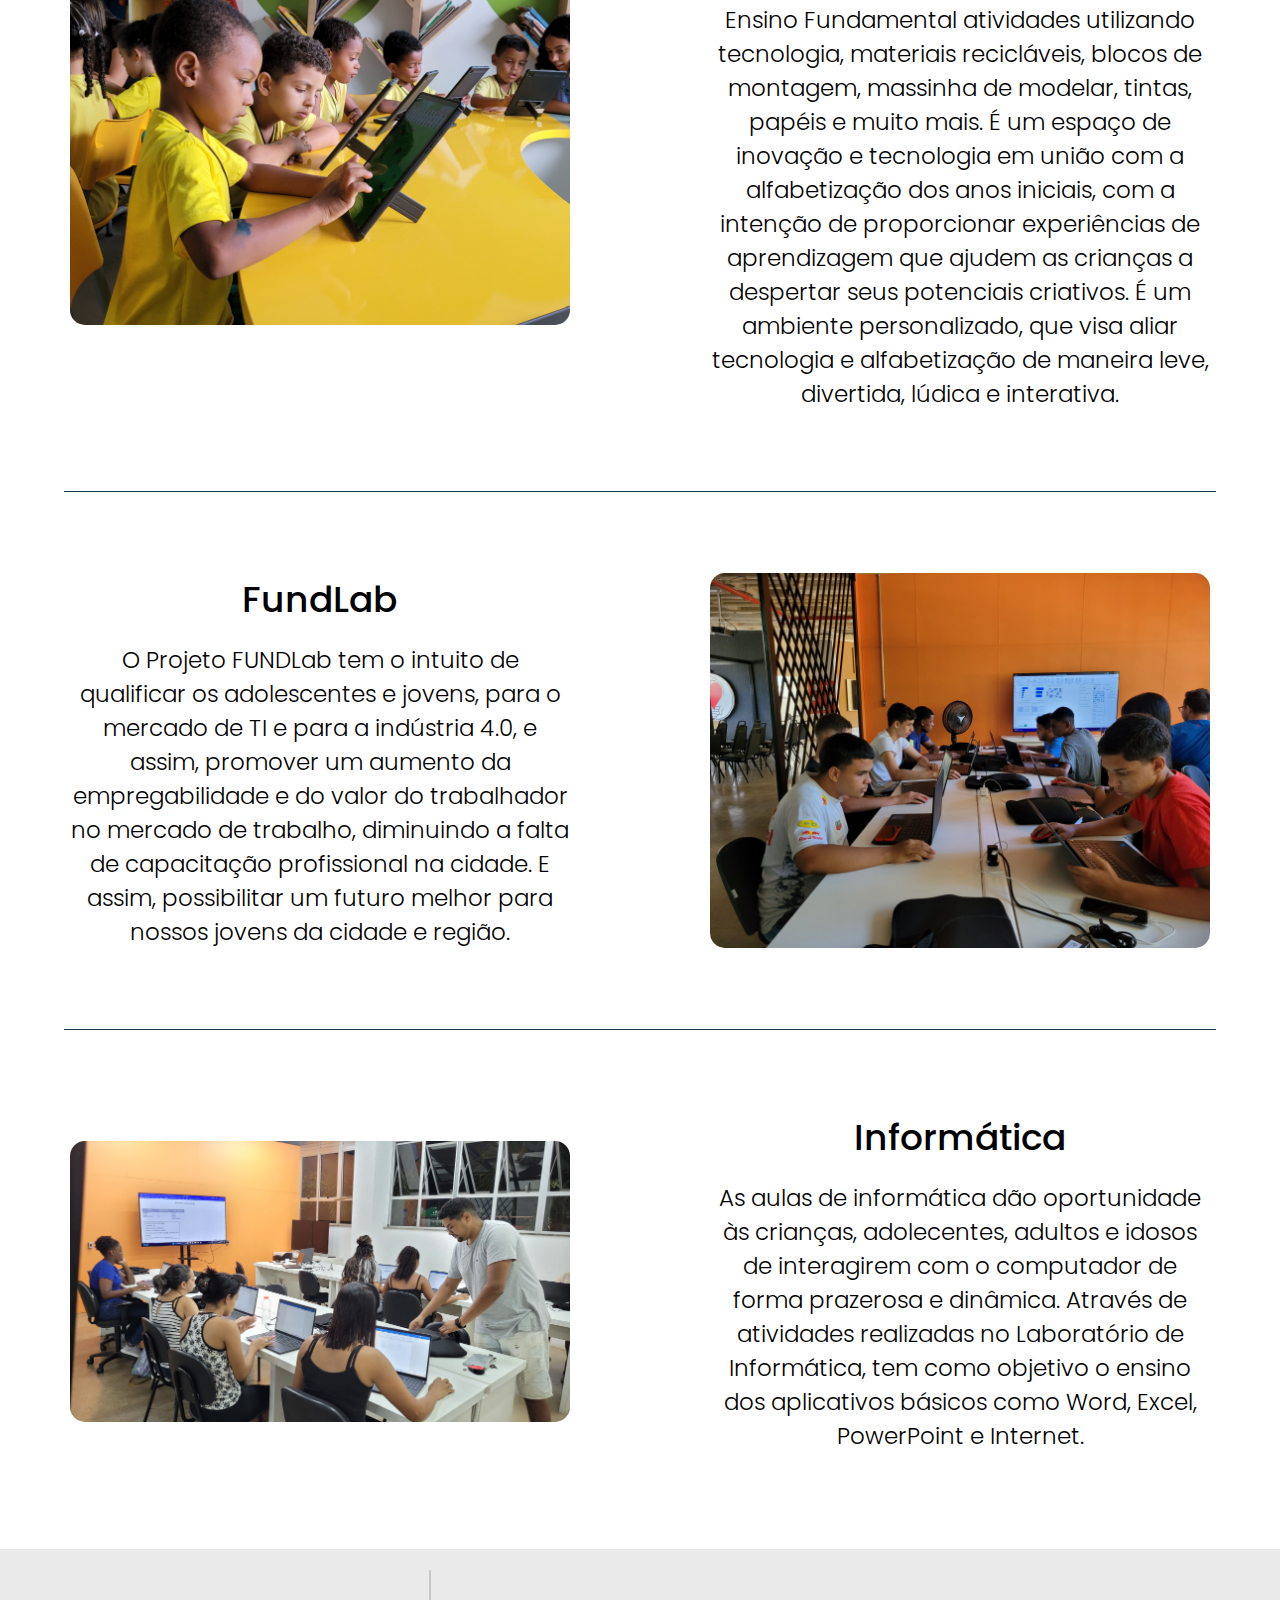
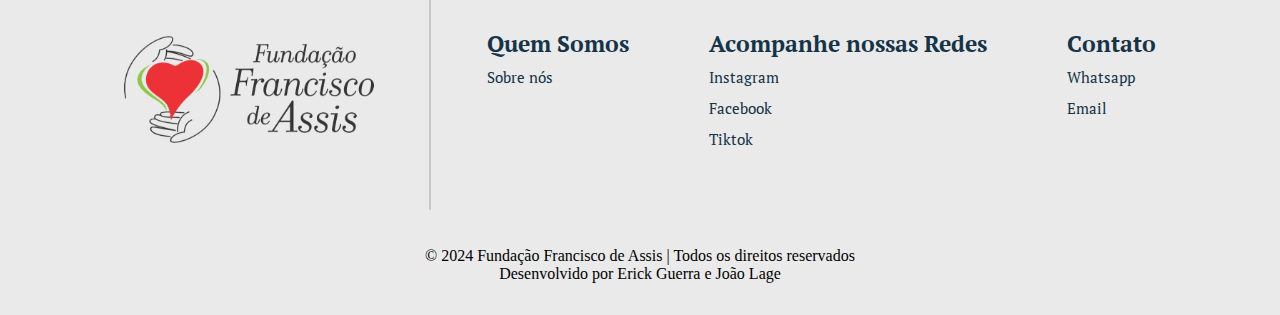
<file: projetos_html/inclusao.html>
<!doctype html>
<html lang="pt-br">
  <head>
    <meta charset="UTF-8" />
    <meta name="viewport" content="width=device-width, initial-scale=1.0" />
    <link rel="stylesheet" href="../styles/styles.css" />
    <link rel="website icon" href="../img/logodouradafund.png" />
    <title>Inclusão Digital</title>
  </head>
  <body>
    <div class="overlay"></div>
    <!--Header-->
    <header class="cabecalho">
      <!--Logo-->
      <div class="cabecalho-logo">
        <a href="../index.html">
          <img
            src="../img/LogoFundBranca.svg"
            alt="Logo da Fundação Francisco de Assis"
          />
        </a>
      </div>
      <!--Navegação-->
      <!--Sobre-->
      <div class="cabecalho-nav">
        <a href="../sobre.html" class="cabecalho-nav-item">Sobre nós</a>
        <!--Projetos-->
        <section class="cabecalho-nav-projetos-drop">
          <a class="cabecalho-nav-item">Projetos</a>
          <div class="projetos-drop">
            <ul class="projetos-drop-lista">
              <li><a href="inclusao.html">Inclusão Digital</a></li>
              <li>
                <a href="socio_cultural.html">Socio-Cultural/Ambiental</a>
              </li>
              <li><a href="socio_recreativo.html">Socio-Recreativos</a></li>
              <li><a href="socio_educacional.html">Socio-Educacional</a></li>
              <li><a href="geracao.html">Geração Cidadã</a></li>
              <li><a href="cessao_de_espaco.html">Cessão de Espaço</a></li>
            </ul>
          </div>
        </section>
        <!--Colaboradores-->
        <a href="../colaboradores.html" class="cabecalho-nav-item"
          >Colaboradores</a
        >
        <!--Contatos-->
        <section class="cabecalho-nav-contatos-drop">
          <a class="cabecalho-nav-item">Contatos</a>
          <div class="contatos-drop">
            <ul class="contatos-drop-lista">
              <li>
                <a
                  href="https://www.instagram.com/fundfranciscodeassis/"
                  target="_blank"
                  ><img
                    src="../img/instagram.svg"
                    alt="logo do Instagram"
                  />Instagram</a
                >
              </li>
              <li>
                <a href="https://wa.me/3138381235" target="_blank"
                  ><img
                    src="../img/wpp.svg"
                    alt="logo do Whatsapp"
                  />Whatsapp</a
                >
              </li>
            </ul>
          </div>
        </section>
      </div>
      <button class="btnMenu">
        <img
          class="nav-mobile-menu"
          src="../img/menu.svg"
          alt="menu hamburguer"
        />
      </button>
      <div class="cabecalho-nav-mobile">
        <section class="cabecalho-nav-mobile-lista">
          <button class="btnFechar">
            <img
              src="../img/exit.svg"
              alt="botão de fechar"
              class="cabecalho-nav-mobile-exit"
            />
          </button>
          <a class="cabecalho-nav-mobile-item" href="../sobre.html"
            >Sobre nós</a
          >
          <hr class="cabecalho-nav-mobile-linha" />
          <a class="cabecalho-nav-mobile-item">Projetos</a>
          <ul>
            <li><a href="inclusao.html">Inclusão Digital</a></li>
            <li><a href="socio_cultural.html">Socio-Cultural/Ambiental</a></li>
            <li><a href="socio_recreativo.html">Socio-Recreativos</a></li>
            <li><a href="socio_educacional.html">Socio-Educacional</a></li>
            <li><a href="geracao.html">Geração Cidadã</a></li>
            <li><a href="cessao_de_espaco.html">Cessão de Espaço</a></li>
          </ul>
          <hr class="cabecalho-nav-mobile-linha" />
          <a class="cabecalho-nav-mobile-item" href="../colaboradores.html"
            >Colaboradores</a
          >
          <hr class="cabecalho-nav-mobile-linha" />
          <a class="cabecalho-nav-mobile-item">Contatos</a>
          <ul class="cabecalho-nav-mobile-lista-cont">
            <li>
              <a
                href="https://www.instagram.com/fundfranciscodeassis/"
                target="_blank"
                class="cabecalho-nav-mobile-link"
                ><img
                  class="img-contato"
                  src="../img/instagram.svg"
                  alt="logo do Instagram"
                />Instagram</a
              >
            </li>
            <li>
              <a
                href="https://wa.me/3138381235"
                target="_blank"
                class="cabecalho-nav-mobile-link"
                ><img
                  class="img-contato"
                  src="../img/wpp.svg"
                  alt="logo do Whatsapp"
                />Whatsapp</a
              >
            </li>
          </ul>
          <hr class="cabecalho-nav-mobile-linha" />
        </section>
      </div>
    </header>

    <main class="container-projetos">
      <div class="inicio">
        <h1 class="titulo-principal">Inclusão Digital</h1>
        <p>
          O Projeto Inclusão digital, implantado na Fundação Francisco de Assis
          desde o ano de 2007, tem priorizado o atendimento a crianças,
          adolescentes, adultos, idosos e pessoas com deficiência intelectual e
          múltipla. A instituição prioriza seus investimentos na ampliação,
          atualização e qualificação dos programas e projetos de Inclusão
          digital, inserindo a cultura maker, tanto para o kids como para as
          crianças maiores e os adolescentes. <br />Vale ressaltar que o Projeto
          Inclusão Digital é gratuito garantindo a todos os beneficiários de 05
          a 90 anos a oportunidade de acesso ao uso das tecnologias da
          informação e comunicação. <br />Atuar no campo educacional mantendo ou
          criando condições para o aprendizado de informática, programação e
          introdução à robótica, através da tecnologia maker, possibilitando o
          conhecimento por meio da experimentação. Utilizando os laboratórios de
          informática e salas maker na sede da Fundação Francisco de Assis e
          escolas polos. Ofertar para a comunidade santa-mariense e região os
          cursos básicos e avançados na área de informática, tecnologia e
          inovação
        </p>
      </div>

      <!--FundMaker-->
      <div class="lista_projetos" id="fundmaker">
        <div class="projetos_separados">
          <h2 class="projetos_separados_titulo">FundMaker</h2>
          <p class="projetos_separados_texto">
            Destinado à educação infantil (5 anos) e fundamental 1 (6 a 10
            anos), as oficinas maker tem uma abordagem educacional valorizando a
            criatividade, a experimentação e a aprendizagem prática, sendo
            ministrado em salas preparadas para colocar a mão na massa,
            utilizando blocos de montagem, massinhas, kits tecnológicos com
            diferentes níveis de complexidade, partindo de componentes
            eletrônicos até a impressora 3D, também utilizam ferramentas
            tecnológicas nos tablets e notebooks.
          </p>
        </div>
        <img class="projetos_separados_img" src="../assets/Maker.jpg" />
      </div>
      <div class="linha"></div>
      <!--Maker Kids-->
      <div class="lista_projetos" id="makerkids">
        <img
          class="projetos_separados_img"
          src="../assets/FundMaker Kids.jpg"
        />
        <div class="projetos_separados">
          <h2 class="projetos_separados_titulo">Maker Kids</h2>
          <p class="projetos_separados_texto">
            O MakerKids oferta aos alunos do 2º período da Educação Infantil, 1º
            e 2º ano do Ensino Fundamental atividades utilizando tecnologia,
            materiais recicláveis, blocos de montagem, massinha de modelar,
            tintas, papéis e muito mais. É um espaço de inovação e tecnologia em
            união com a alfabetização dos anos iniciais, com a intenção de
            proporcionar experiências de aprendizagem que ajudem as crianças a
            despertar seus potenciais criativos. É um ambiente personalizado,
            que visa aliar tecnologia e alfabetização de maneira leve,
            divertida, lúdica e interativa.
          </p>
        </div>
      </div>
      <div class="linha"></div>
      <!--FundLab-->
      <div class="lista_projetos" id="fundlab">
        <div class="projetos_separados">
          <h2 class="projetos_separados_titulo">FundLab</h2>
          <p class="projetos_separados_texto">
            O Projeto FUNDLab tem o intuito de qualificar os adolescentes e
            jovens, para o mercado de TI e para a indústria 4.0, e assim,
            promover um aumento da empregabilidade e do valor do trabalhador no
            mercado de trabalho, diminuindo a falta de capacitação profissional
            na cidade. E assim, possibilitar um futuro melhor para nossos jovens
            da cidade e região.
          </p>
        </div>
        <img class="projetos_separados_img" src="../assets/FundLab.jpg" />
      </div>
      <div class="linha"></div>
      <!--Informática-->
      <div class="lista_projetos" id="informatica">
        <img
          class="projetos_separados_img"
          src="../assets/Inf. Comunidade.jpg"
        />
        <div class="projetos_separados">
          <h2 class="projetos_separados_titulo">Informática</h2>
          <p class="projetos_separados_texto">
            As aulas de informática dão oportunidade às crianças, adolecentes,
            adultos e idosos de interagirem com o computador de forma prazerosa
            e dinâmica. Através de atividades realizadas no Laboratório de
            Informática, tem como objetivo o ensino dos aplicativos básicos como
            Word, Excel, PowerPoint e Internet.
          </p>
        </div>
      </div>
    </main>

    <!-- Rodapé-->
    <footer class="rodape">
      <div class="rodape-div">
        <img src="../img/LogoFundCompleta.svg" alt="" class="rodape-logo" />
        <div class="rodape-linha"></div>
        <div class="rodape-listacompleta">
          <ul class="rodape-lista">
            Quem Somos
            <li class="rodape-lista-nomes">
              <a href="../sobre.html" class="rodape-lista-itens">Sobre nós</a>
            </li>
          </ul>
          <ul class="rodape-lista">
            Acompanhe nossas Redes
            <li class="rodape-lista-nomes">
              <a
                href="https://www.instagram.com/fundfranciscodeassis/"
                class="rodape-lista-itens"
                >Instagram</a
              >
            </li>
            <li class="rodape-lista-nomes">
              <a
                href="https://www.facebook.com/fundfranciscodeassis"
                class="rodape-lista-itens"
                >Facebook</a
              >
            </li>
            <li class="rodape-lista-nomes">
              <a
                href="https://www.tiktok.com/@fundacaomaker"
                class="rodape-lista-itens"
                >Tiktok</a
              >
            </li>
          </ul>
          <ul class="rodape-lista">
            Contato
            <li class="rodape-lista-nomes">
              <a href="https://wa.me/3138381235" class="rodape-lista-itens"
                >Whatsapp</a
              >
            </li>
            <li class="rodape-lista-nomes">
              <a
                href="mailto:fundfranciscodeassis@gmail.com"
                class="rodape-lista-itens"
                >Email</a
              >
            </li>
          </ul>
        </div>
      </div>
      <div class="rodape-direitos">
        <p class="rodape-direitos-itens">
          © 2024 Fundação Francisco de Assis | Todos os direitos reservados<br>
          Desenvolvido por Erick Guerra e João Lage
        </p>
      </div>
    </footer>

    <script src="../JavaScript/menu.js"></script>
  </body>
</html>
</file>
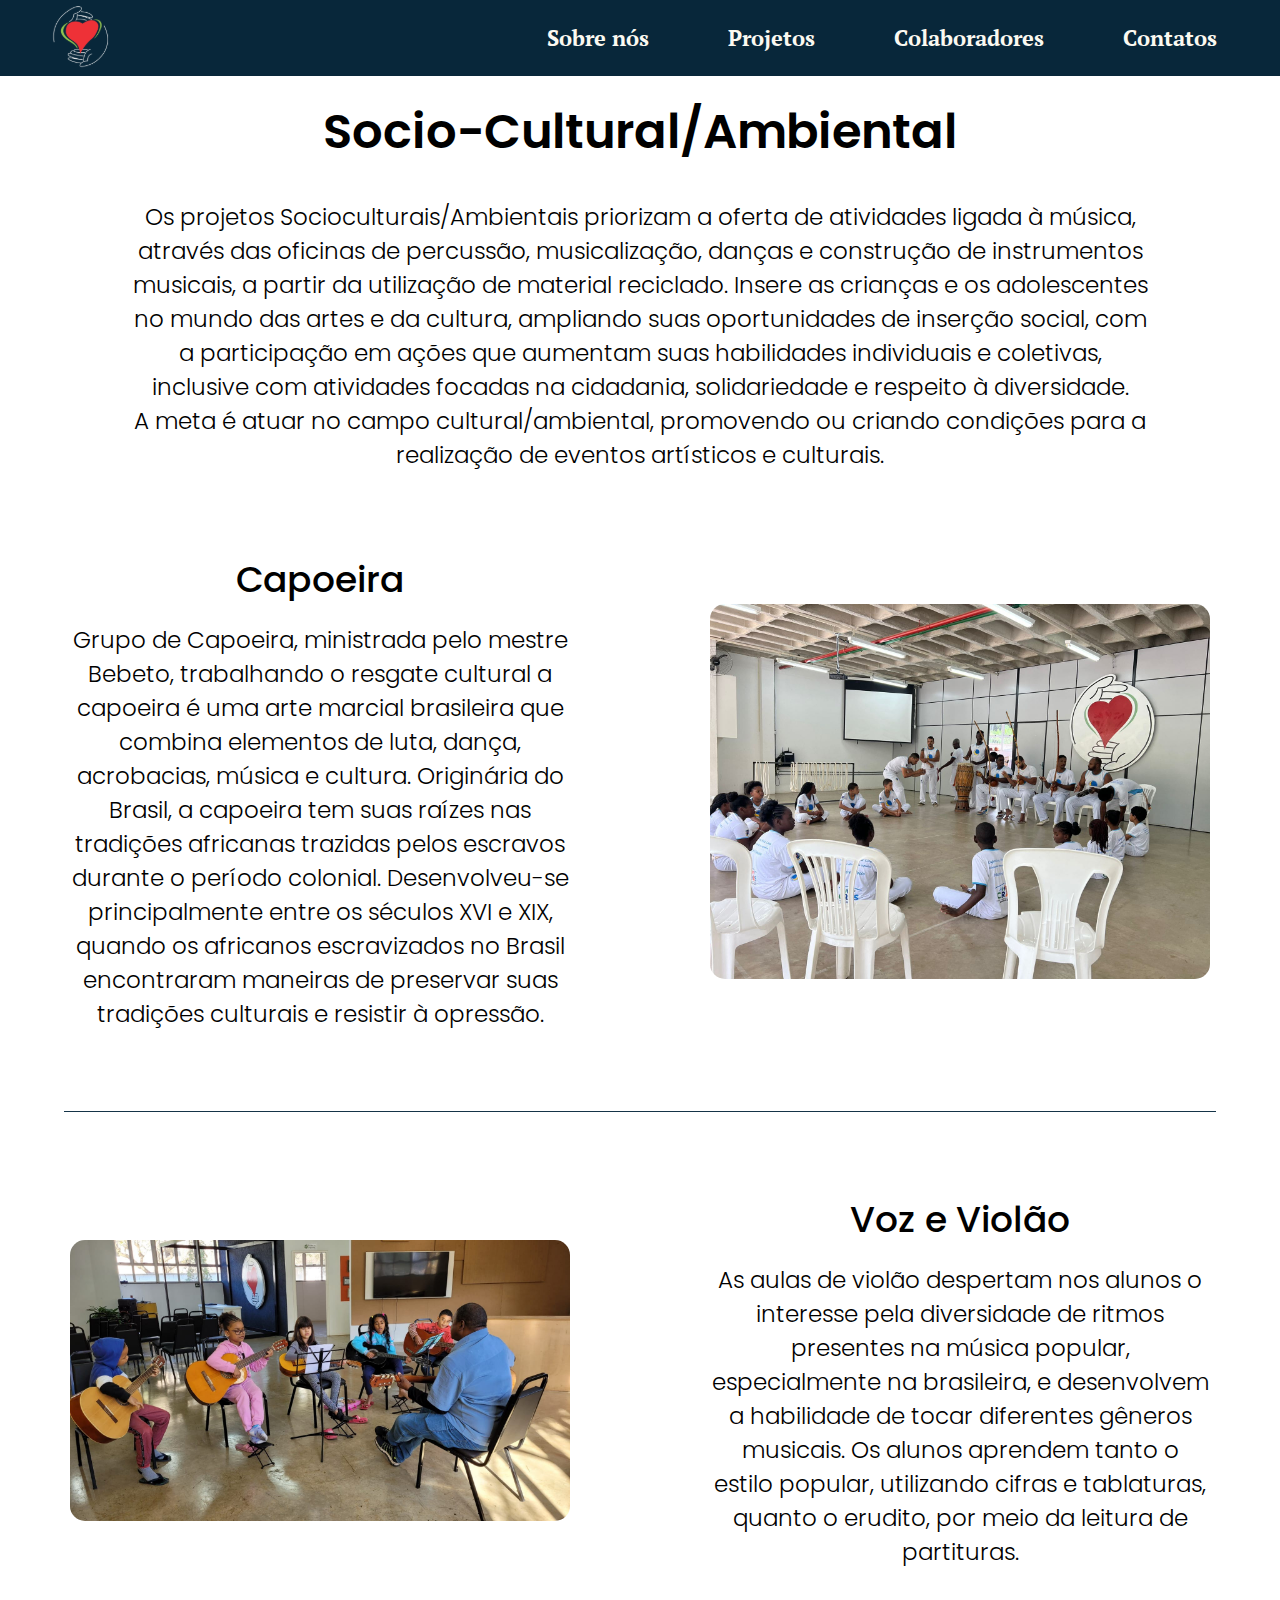
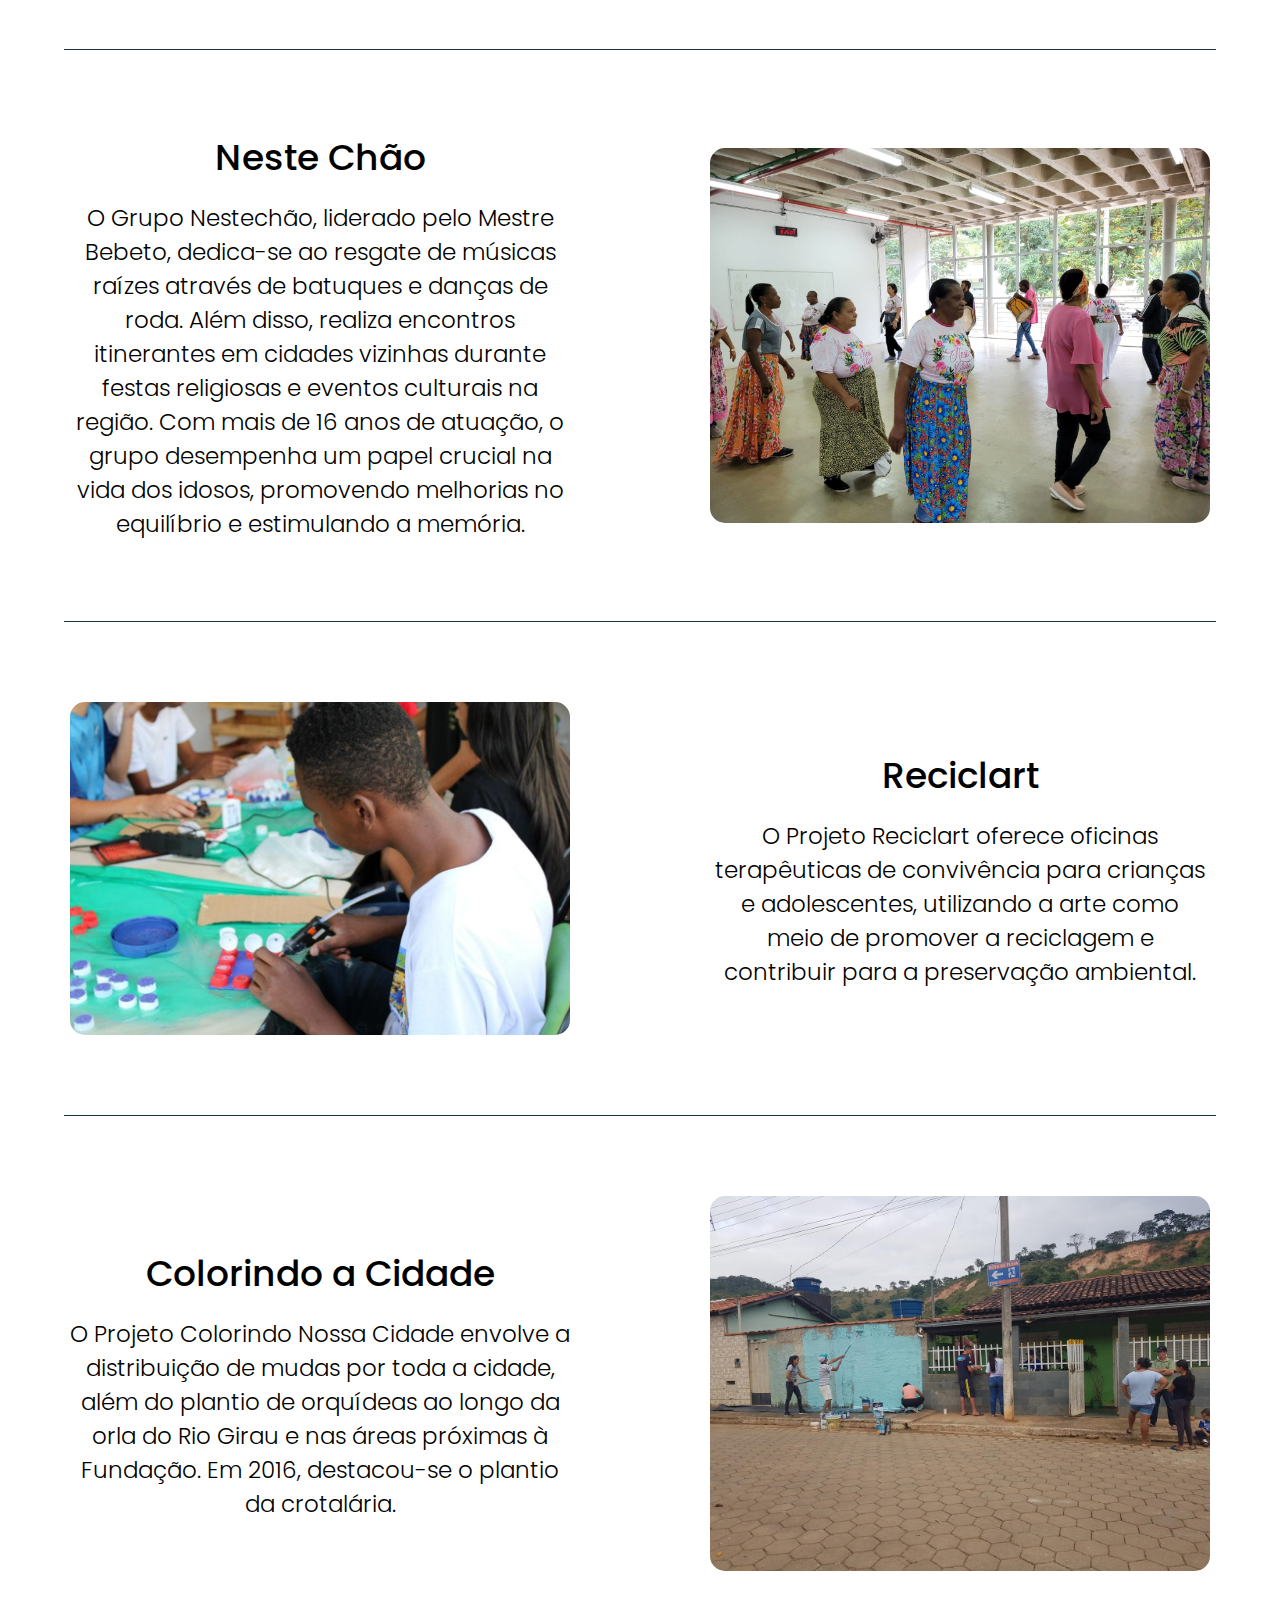
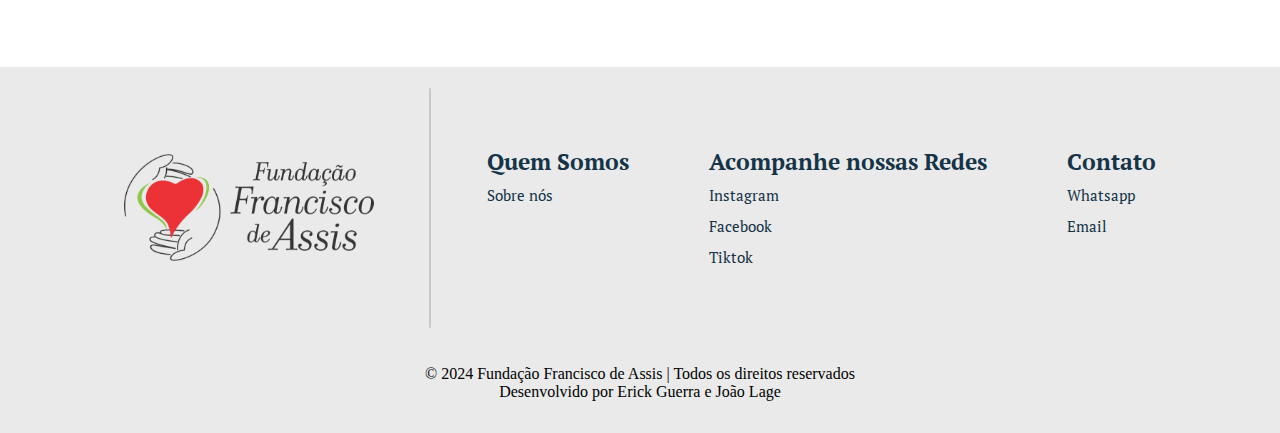
<file: projetos_html/socio_cultural.html>
<!doctype html>
<html lang="pt-br">
  <head>
    <meta charset="UTF-8" />
    <meta name="viewport" content="width=device-width, initial-scale=1.0" />
    <link rel="stylesheet" href="../styles/styles.css" />
    <link rel="website icon" href="../img/logodouradafund.png" />
    <title>Socio-Cultural/Ambiental</title>
  </head>
  <body>
    <div class="overlay"></div>
    <!--Header-->
    <header class="cabecalho">
      <!--Logo-->
      <div class="cabecalho-logo">
        <a href="../index.html">
          <img
            src="../img/LogoFundBranca.svg"
            alt="Logo da Fundação Francisco de Assis"
          />
        </a>
      </div>
      <!--Navegação-->
      <!--Sobre-->
      <div class="cabecalho-nav">
        <a href="../sobre.html" class="cabecalho-nav-item">Sobre nós</a>
        <!--Projetos-->
        <section class="cabecalho-nav-projetos-drop">
          <a class="cabecalho-nav-item">Projetos</a>
          <div class="projetos-drop">
            <ul class="projetos-drop-lista">
              <li><a href="inclusao.html">Inclusão Digital</a></li>
              <li>
                <a href="socio_cultural.html">Socio-Cultural/Ambiental</a>
              </li>
              <li><a href="socio_recreativo.html">Socio-Recreativos</a></li>
              <li><a href="socio_educacional.html">Socio-Educacional</a></li>
              <li><a href="geracao.html">Geração Cidadã</a></li>
              <li><a href="cessao_de_espaco.html">Cessão de Espaço</a></li>
            </ul>
          </div>
        </section>
        <!--Colaboradores-->
        <a href="../colaboradores.html" class="cabecalho-nav-item"
          >Colaboradores</a
        >
        <!--Contatos-->
        <section class="cabecalho-nav-contatos-drop">
          <a class="cabecalho-nav-item">Contatos</a>
          <div class="contatos-drop">
            <ul class="contatos-drop-lista">
              <li>
                <a
                  href="https://www.instagram.com/fundfranciscodeassis/"
                  target="_blank"
                  ><img
                    src="../img/instagram.svg"
                    alt="logo do Instagram"
                  />Instagram</a
                >
              </li>
              <li>
                <a href="https://wa.me/3138381235" target="_blank"
                  ><img
                    src="../img/wpp.svg"
                    alt="logo do Whatsapp"
                  />Whatsapp</a
                >
              </li>
            </ul>
          </div>
        </section>
      </div>
      <button class="btnMenu">
        <img
          class="nav-mobile-menu"
          src="../img/menu.svg"
          alt="menu hamburguer"
        />
      </button>
      <div class="cabecalho-nav-mobile">
        <section class="cabecalho-nav-mobile-lista">
          <button class="btnFechar">
            <img
              src="../img/exit.svg"
              alt="botão de fechar"
              class="cabecalho-nav-mobile-exit"
            />
          </button>
          <a class="cabecalho-nav-mobile-item" href="../sobre.html"
            >Sobre nós</a
          >
          <hr class="cabecalho-nav-mobile-linha" />
          <a class="cabecalho-nav-mobile-item">Projetos</a>
          <ul>
            <li><a href="inclusao.html">Inclusão Digital</a></li>
            <li><a href="socio_cultural.html">Socio-Cultural/Ambiental</a></li>
            <li><a href="socio_recreativo.html">Socio-Recreativos</a></li>
            <li><a href="socio_educacional.html">Socio-Educacional</a></li>
            <li><a href="geracao.html">Geração Cidadã</a></li>
            <li><a href="cessao_de_espaco.html">Cessão de Espaço</a></li>
          </ul>
          <hr class="cabecalho-nav-mobile-linha" />
          <a class="cabecalho-nav-mobile-item" href="../colaboradores.html"
            >Colaboradores</a
          >
          <hr class="cabecalho-nav-mobile-linha" />
          <a class="cabecalho-nav-mobile-item">Contatos</a>
          <ul class="cabecalho-nav-mobile-lista-cont">
            <li>
              <a
                href="https://www.instagram.com/fundfranciscodeassis/"
                target="_blank"
                class="cabecalho-nav-mobile-link"
                ><img
                  class="img-contato"
                  src="../img/instagram.svg"
                  alt="logo do Instagram"
                />Instagram</a
              >
            </li>
            <li>
              <a
                href="https://wa.me/3138381235"
                target="_blank"
                class="cabecalho-nav-mobile-link"
                ><img
                  class="img-contato"
                  src="../img/wpp.svg"
                  alt="logo do Whatsapp"
                />Whatsapp</a
              >
            </li>
          </ul>
          <hr class="cabecalho-nav-mobile-linha" />
        </section>
      </div>
    </header>

    <main class="container-projetos">
      <div class="inicio">
        <h1 class="titulo-principal">Socio-Cultural/Ambiental</h1>
        <p>
          Os projetos Socioculturais/Ambientais priorizam a oferta de atividades
          ligada à música, através das oficinas de percussão, musicalização,
          danças e construção de instrumentos musicais, a partir da utilização
          de material reciclado. Insere as crianças e os adolescentes no mundo
          das artes e da cultura, ampliando suas oportunidades de inserção
          social, com a participação em ações que aumentam suas habilidades
          individuais e coletivas, inclusive com atividades focadas na
          cidadania, solidariedade e respeito à diversidade.<br />
          A meta é atuar no campo cultural/ambiental, promovendo ou criando
          condições para a realização de eventos artísticos e culturais.
        </p>
      </div>

      <!--Capoeira-->
      <div class="lista_projetos" id="capoeira">
        <div class="projetos_separados">
          <h2 class="projetos_separados_titulo">Capoeira</h2>
          <p class="projetos_separados_texto">
            Grupo de Capoeira, ministrada pelo mestre Bebeto, trabalhando o
            resgate cultural a capoeira é uma arte marcial brasileira que
            combina elementos de luta, dança, acrobacias, música e cultura.
            Originária do Brasil, a capoeira tem suas raízes nas tradições
            africanas trazidas pelos escravos durante o período colonial.
            Desenvolveu-se principalmente entre os séculos XVI e XIX, quando os
            africanos escravizados no Brasil encontraram maneiras de preservar
            suas tradições culturais e resistir à opressão.
          </p>
        </div>
        <img class="projetos_separados_img" src="../assets/Capoeira.jpeg" />
      </div>
      <div class="linha"></div>
      <!--Voz e Violão-->
      <div class="lista_projetos" id="vozeviolao">
        <img class="projetos_separados_img" src="../assets/Violão.jpeg" />
        <div class="projetos_separados">
          <h2 class="projetos_separados_titulo">Voz e Violão</h2>
          <p class="projetos_separados_texto">
            As aulas de violão despertam nos alunos o interesse pela diversidade
            de ritmos presentes na música popular, especialmente na brasileira,
            e desenvolvem a habilidade de tocar diferentes gêneros musicais. Os
            alunos aprendem tanto o estilo popular, utilizando cifras e
            tablaturas, quanto o erudito, por meio da leitura de partituras.
          </p>
        </div>
      </div>
      <div class="linha"></div>
      <!--Neste Chão-->
      <div class="lista_projetos" id="nestechao">
        <div class="projetos_separados">
          <h2 class="projetos_separados_titulo">Neste Chão</h2>
          <p class="projetos_separados_texto">
            O Grupo Nestechão, liderado pelo Mestre Bebeto, dedica-se ao resgate
            de músicas raízes através de batuques e danças de roda. Além disso,
            realiza encontros itinerantes em cidades vizinhas durante festas
            religiosas e eventos culturais na região. Com mais de 16 anos de
            atuação, o grupo desempenha um papel crucial na vida dos idosos,
            promovendo melhorias no equilíbrio e estimulando a memória.
          </p>
        </div>
        <img class="projetos_separados_img" src="../assets/NesteChão.jpeg" />
      </div>
      <div class="linha"></div>
      <!--Reciclart-->
      <div class="lista_projetos" id="reciclart">
        <img class="projetos_separados_img" src="../assets/Reciclart.jpeg" />
        <div class="projetos_separados">
          <h2 class="projetos_separados_titulo">Reciclart</h2>
          <p class="projetos_separados_texto">
            O Projeto Reciclart oferece oficinas terapêuticas de convivência
            para crianças e adolescentes, utilizando a arte como meio de
            promover a reciclagem e contribuir para a preservação ambiental.
          </p>
        </div>
      </div>
      <div class="linha"></div>
      <!--Colorindo a Cidade-->
      <div class="lista_projetos" id="colorindoacidade">
        <div class="projetos_separados">
          <h2 class="projetos_separados_titulo">Colorindo a Cidade</h2>
          <p class="projetos_separados_texto">
            O Projeto Colorindo Nossa Cidade envolve a distribuição de mudas por
            toda a cidade, além do plantio de orquídeas ao longo da orla do Rio
            Girau e nas áreas próximas à Fundação. Em 2016, destacou-se o
            plantio da crotalária.
          </p>
        </div>
        <img
          class="projetos_separados_img"
          src="../assets/ColorindoCidade.jpg"
        />
      </div>
    </main>

    <!-- Rodapé-->
    <footer class="rodape">
      <div class="rodape-div">
        <img src="../img/LogoFundCompleta.svg" alt="" class="rodape-logo" />
        <div class="rodape-linha"></div>
        <div class="rodape-listacompleta">
          <ul class="rodape-lista">
            Quem Somos
            <li class="rodape-lista-nomes">
              <a href="../sobre.html" class="rodape-lista-itens">Sobre nós</a>
            </li>
          </ul>
          <ul class="rodape-lista">
            Acompanhe nossas Redes
            <li class="rodape-lista-nomes">
              <a
                href="https://www.instagram.com/fundfranciscodeassis/"
                class="rodape-lista-itens"
                >Instagram</a
              >
            </li>
            <li class="rodape-lista-nomes">
              <a
                href="https://www.facebook.com/fundfranciscodeassis"
                class="rodape-lista-itens"
                >Facebook</a
              >
            </li>
            <li class="rodape-lista-nomes">
              <a
                href="https://www.tiktok.com/@fundacaomaker"
                class="rodape-lista-itens"
                >Tiktok</a
              >
            </li>
          </ul>
          <ul class="rodape-lista">
            Contato
            <li class="rodape-lista-nomes">
              <a href="https://wa.me/3138381235" class="rodape-lista-itens"
                >Whatsapp</a
              >
            </li>
            <li class="rodape-lista-nomes">
              <a
                href="mailto:fundfranciscodeassis@gmail.com"
                class="rodape-lista-itens"
                >Email</a
              >
            </li>
          </ul>
        </div>
      </div>
      <div class="rodape-direitos">
        <p class="rodape-direitos-itens">
          © 2024 Fundação Francisco de Assis | Todos os direitos reservados<br>
          Desenvolvido por Erick Guerra e João Lage
        </p>
      </div>
    </footer>

    <script src="../JavaScript/menu.js"></script>
  </body>
</html>
</file>
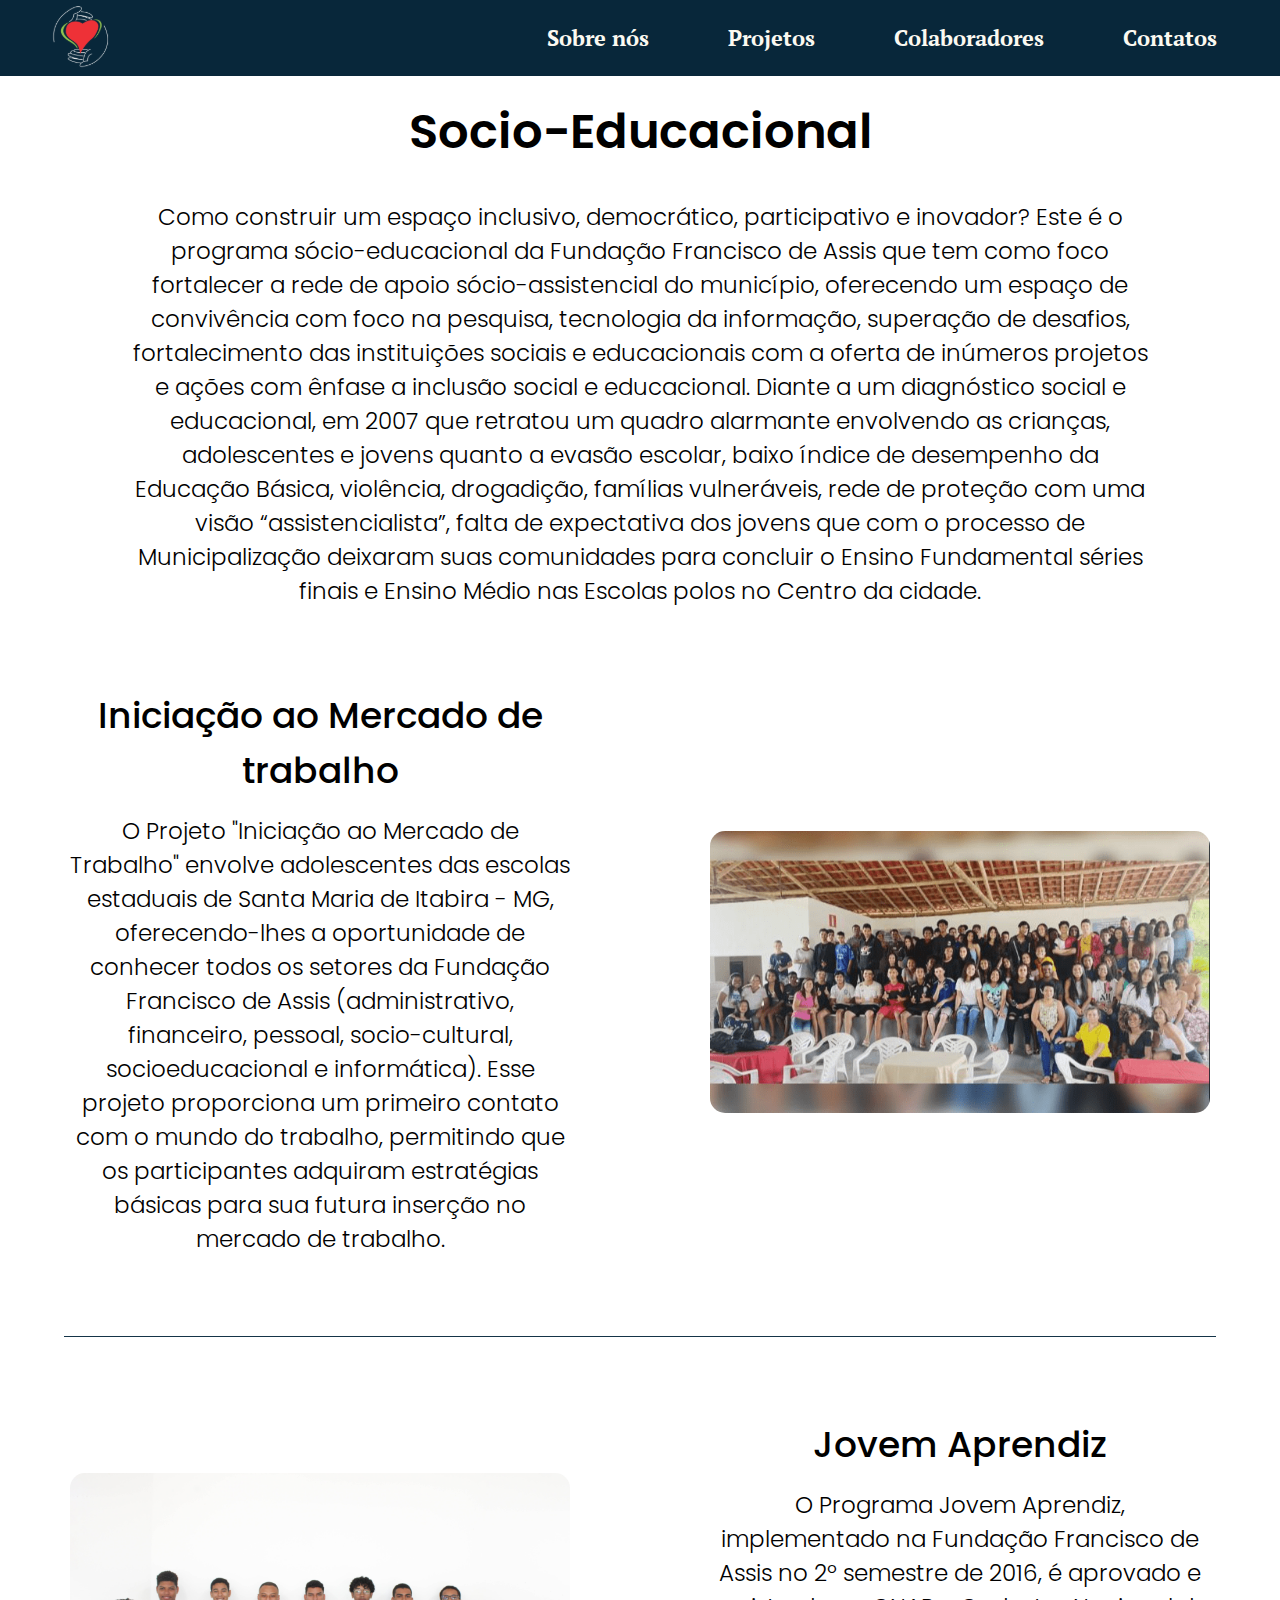
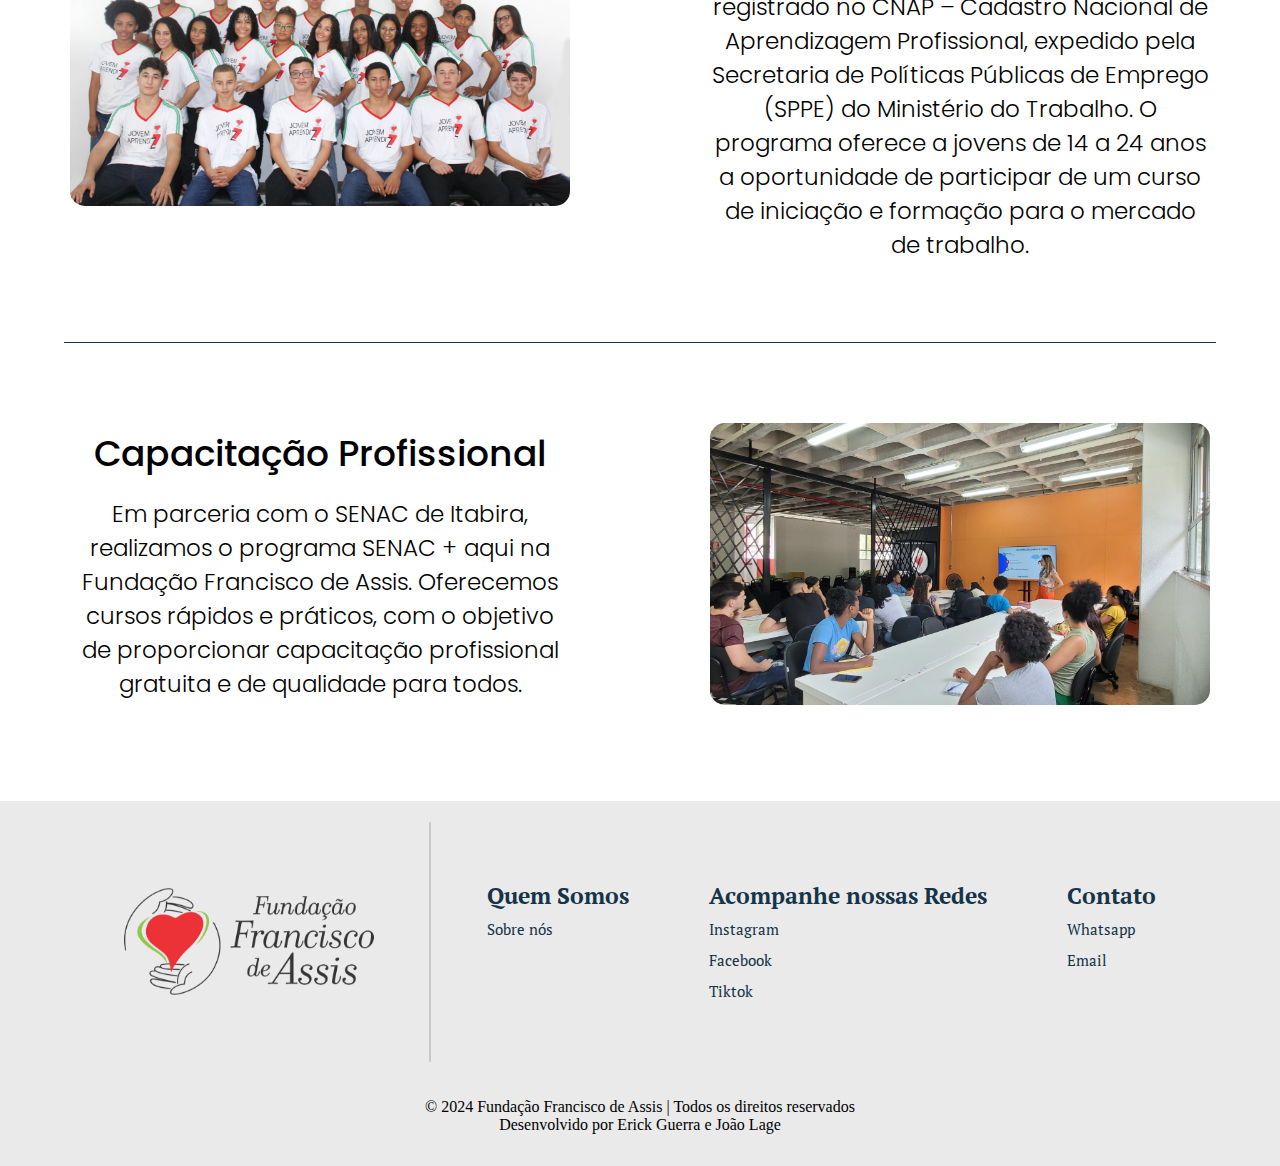
<file: projetos_html/socio_educacional.html>
<!doctype html>
<html lang="pt-br">
  <head>
    <meta charset="UTF-8" />
    <meta name="viewport" content="width=device-width, initial-scale=1.0" />
    <link rel="stylesheet" href="../styles/styles.css" />
    <link rel="website icon" href="../img/logodouradafund.png" />
    <title>Socio-Educacional</title>
  </head>
  <body>
    <div class="overlay"></div>
    <!--Header-->
    <header class="cabecalho">
      <!--Logo-->
      <div class="cabecalho-logo">
        <a href="../index.html">
          <img
            src="../img/LogoFundBranca.svg"
            alt="Logo da Fundação Francisco de Assis"
          />
        </a>
      </div>
      <!--Navegação-->
      <!--Sobre-->
      <div class="cabecalho-nav">
        <a href="../sobre.html" class="cabecalho-nav-item">Sobre nós</a>
        <!--Projetos-->
        <section class="cabecalho-nav-projetos-drop">
          <a class="cabecalho-nav-item">Projetos</a>
          <div class="projetos-drop">
            <ul class="projetos-drop-lista">
              <li><a href="inclusao.html">Inclusão Digital</a></li>
              <li>
                <a href="socio_cultural.html">Socio-Cultural/Ambiental</a>
              </li>
              <li><a href="socio_recreativo.html">Socio-Recreativos</a></li>
              <li><a href="socio_educacional.html">Socio-Educacional</a></li>
              <li><a href="geracao.html">Geração Cidadã</a></li>
              <li><a href="cessao_de_espaco.html">Cessão de Espaço</a></li>
            </ul>
          </div>
        </section>
        <!--Colaboradores-->
        <a href="../colaboradores.html" class="cabecalho-nav-item"
          >Colaboradores</a
        >
        <!--Contatos-->
        <section class="cabecalho-nav-contatos-drop">
          <a class="cabecalho-nav-item">Contatos</a>
          <div class="contatos-drop">
            <ul class="contatos-drop-lista">
              <li>
                <a
                  href="https://www.instagram.com/fundfranciscodeassis/"
                  target="_blank"
                  ><img
                    src="../img/instagram.svg"
                    alt="logo do Instagram"
                  />Instagram</a
                >
              </li>
              <li>
                <a href="https://wa.me/3138381235" target="_blank"
                  ><img
                    src="../img/wpp.svg"
                    alt="logo do Whatsapp"
                  />Whatsapp</a
                >
              </li>
            </ul>
          </div>
        </section>
      </div>
      <button class="btnMenu">
        <img
          class="nav-mobile-menu"
          src="../img/menu.svg"
          alt="menu hamburguer"
        />
      </button>
      <div class="cabecalho-nav-mobile">
        <section class="cabecalho-nav-mobile-lista">
          <button class="btnFechar">
            <img
              src="../img/exit.svg"
              alt="botão de fechar"
              class="cabecalho-nav-mobile-exit"
            />
          </button>
          <a class="cabecalho-nav-mobile-item" href="../sobre.html"
            >Sobre nós</a
          >
          <hr class="cabecalho-nav-mobile-linha" />
          <a class="cabecalho-nav-mobile-item">Projetos</a>
          <ul>
            <li><a href="inclusao.html">Inclusão Digital</a></li>
            <li><a href="socio_cultural.html">Socio-Cultural/Ambiental</a></li>
            <li><a href="socio_recreativo.html">Socio-Recreativos</a></li>
            <li><a href="socio_educacional.html">Socio-Educacional</a></li>
            <li><a href="geracao.html">Geração Cidadã</a></li>
            <li><a href="cessao_de_espaco.html">Cessão de Espaço</a></li>
          </ul>
          <hr class="cabecalho-nav-mobile-linha" />
          <a class="cabecalho-nav-mobile-item" href="../colaboradores.html"
            >Colaboradores</a
          >
          <hr class="cabecalho-nav-mobile-linha" />
          <a class="cabecalho-nav-mobile-item">Contatos</a>
          <ul class="cabecalho-nav-mobile-lista-cont">
            <li>
              <a
                href="https://www.instagram.com/fundfranciscodeassis/"
                target="_blank"
                class="cabecalho-nav-mobile-link"
                ><img
                  class="img-contato"
                  src="../img/instagram.svg"
                  alt="logo do Instagram"
                />Instagram</a
              >
            </li>
            <li>
              <a
                href="https://wa.me/3138381235"
                target="_blank"
                class="cabecalho-nav-mobile-link"
                ><img
                  class="img-contato"
                  src="../img/wpp.svg"
                  alt="logo do Whatsapp"
                />Whatsapp</a
              >
            </li>
          </ul>
          <hr class="cabecalho-nav-mobile-linha" />
        </section>
      </div>
    </header>

    <main class="container-projetos">
      <div class="inicio">
        <h1 class="titulo-principal">Socio-Educacional</h1>
        <p>
          Como construir um espaço inclusivo, democrático, participativo e
          inovador? Este é o programa sócio-educacional da Fundação Francisco de
          Assis que tem como foco fortalecer a rede de apoio sócio-assistencial
          do município, oferecendo um espaço de convivência com foco na
          pesquisa, tecnologia da informação, superação de desafios,
          fortalecimento das instituições sociais e educacionais com a oferta de
          inúmeros projetos e ações com ênfase a inclusão social e educacional.
          Diante a um diagnóstico social e educacional, em 2007 que retratou um
          quadro alarmante envolvendo as crianças, adolescentes e jovens quanto
          a evasão escolar, baixo índice de desempenho da Educação Básica,
          violência, drogadição, famílias vulneráveis, rede de proteção com uma
          visão “assistencialista”, falta de expectativa dos jovens que com o
          processo de Municipalização deixaram suas comunidades para concluir o
          Ensino Fundamental séries finais e Ensino Médio nas Escolas polos no
          Centro da cidade.
        </p>
      </div>

      <!--Iniciação ao Mercado de trabalho-->
      <div class="lista_projetos" id="iniciacaoaomercadodetrabalho">
        <div class="projetos_separados">
          <h2 class="projetos_separados_titulo">
            Iniciação ao Mercado de trabalho
          </h2>
          <p class="projetos_separados_texto">
            O Projeto "Iniciação ao Mercado de Trabalho" envolve adolescentes
            das escolas estaduais de Santa Maria de Itabira - MG,
            oferecendo-lhes a oportunidade de conhecer todos os setores da
            Fundação Francisco de Assis (administrativo, financeiro, pessoal,
            socio-cultural, socioeducacional e informática). Esse projeto
            proporciona um primeiro contato com o mundo do trabalho, permitindo
            que os participantes adquiram estratégias básicas para sua futura
            inserção no mercado de trabalho.
          </p>
        </div>
        <img class="projetos_separados_img" src="../assets/IMT.png" />
      </div>
      <div class="linha"></div>
      <!--Jovem Aprendiz-->
      <div class="lista_projetos" id="jovemaprendiz">
        <img
          class="projetos_separados_img"
          src="../assets/JovensAprendizes.jpg"
        />
        <div class="projetos_separados">
          <h2 class="projetos_separados_titulo">Jovem Aprendiz</h2>
          <p class="projetos_separados_texto">
            O Programa Jovem Aprendiz, implementado na Fundação Francisco de
            Assis no 2º semestre de 2016, é aprovado e registrado no CNAP –
            Cadastro Nacional de Aprendizagem Profissional, expedido pela
            Secretaria de Políticas Públicas de Emprego (SPPE) do Ministério do
            Trabalho. O programa oferece a jovens de 14 a 24 anos a oportunidade
            de participar de um curso de iniciação e formação para o mercado de
            trabalho.
          </p>
        </div>
      </div>
      <div class="linha"></div>
      <!--Capacitação Profissional-->
      <div class="lista_projetos" id="capacitacaoprofissional">
        <div class="projetos_separados">
          <h2 class="projetos_separados_titulo">Capacitação Profissional</h2>
          <p class="projetos_separados_texto">
            Em parceria com o SENAC de Itabira, realizamos o programa SENAC +
            aqui na Fundação Francisco de Assis. Oferecemos cursos rápidos e
            práticos, com o objetivo de proporcionar capacitação profissional
            gratuita e de qualidade para todos.
          </p>
        </div>
        <img class="projetos_separados_img" src="../assets/Curso Senac.jpeg" />
      </div>
    </main>

    <!-- Rodapé-->
    <footer class="rodape">
      <div class="rodape-div">
        <img src="../img/LogoFundCompleta.svg" alt="" class="rodape-logo" />
        <div class="rodape-linha"></div>
        <div class="rodape-listacompleta">
          <ul class="rodape-lista">
            Quem Somos
            <li class="rodape-lista-nomes">
              <a href="../sobre.html" class="rodape-lista-itens">Sobre nós</a>
            </li>
          </ul>
          <ul class="rodape-lista">
            Acompanhe nossas Redes
            <li class="rodape-lista-nomes">
              <a
                href="https://www.instagram.com/fundfranciscodeassis/"
                class="rodape-lista-itens"
                >Instagram</a
              >
            </li>
            <li class="rodape-lista-nomes">
              <a
                href="https://www.facebook.com/fundfranciscodeassis"
                class="rodape-lista-itens"
                >Facebook</a
              >
            </li>
            <li class="rodape-lista-nomes">
              <a
                href="https://www.tiktok.com/@fundacaomaker"
                class="rodape-lista-itens"
                >Tiktok</a
              >
            </li>
          </ul>
          <ul class="rodape-lista">
            Contato
            <li class="rodape-lista-nomes">
              <a href="https://wa.me/3138381235" class="rodape-lista-itens"
                >Whatsapp</a
              >
            </li>
            <li class="rodape-lista-nomes">
              <a
                href="mailto:fundfranciscodeassis@gmail.com"
                class="rodape-lista-itens"
                >Email</a
              >
            </li>
          </ul>
        </div>
      </div>
      <div class="rodape-direitos">
        <p class="rodape-direitos-itens">
          © 2024 Fundação Francisco de Assis | Todos os direitos reservados<br>
          Desenvolvido por Erick Guerra e João Lage
        </p>
      </div>
    </footer>

    <script src="../JavaScript/menu.js"></script>
  </body>
</html>
</file>
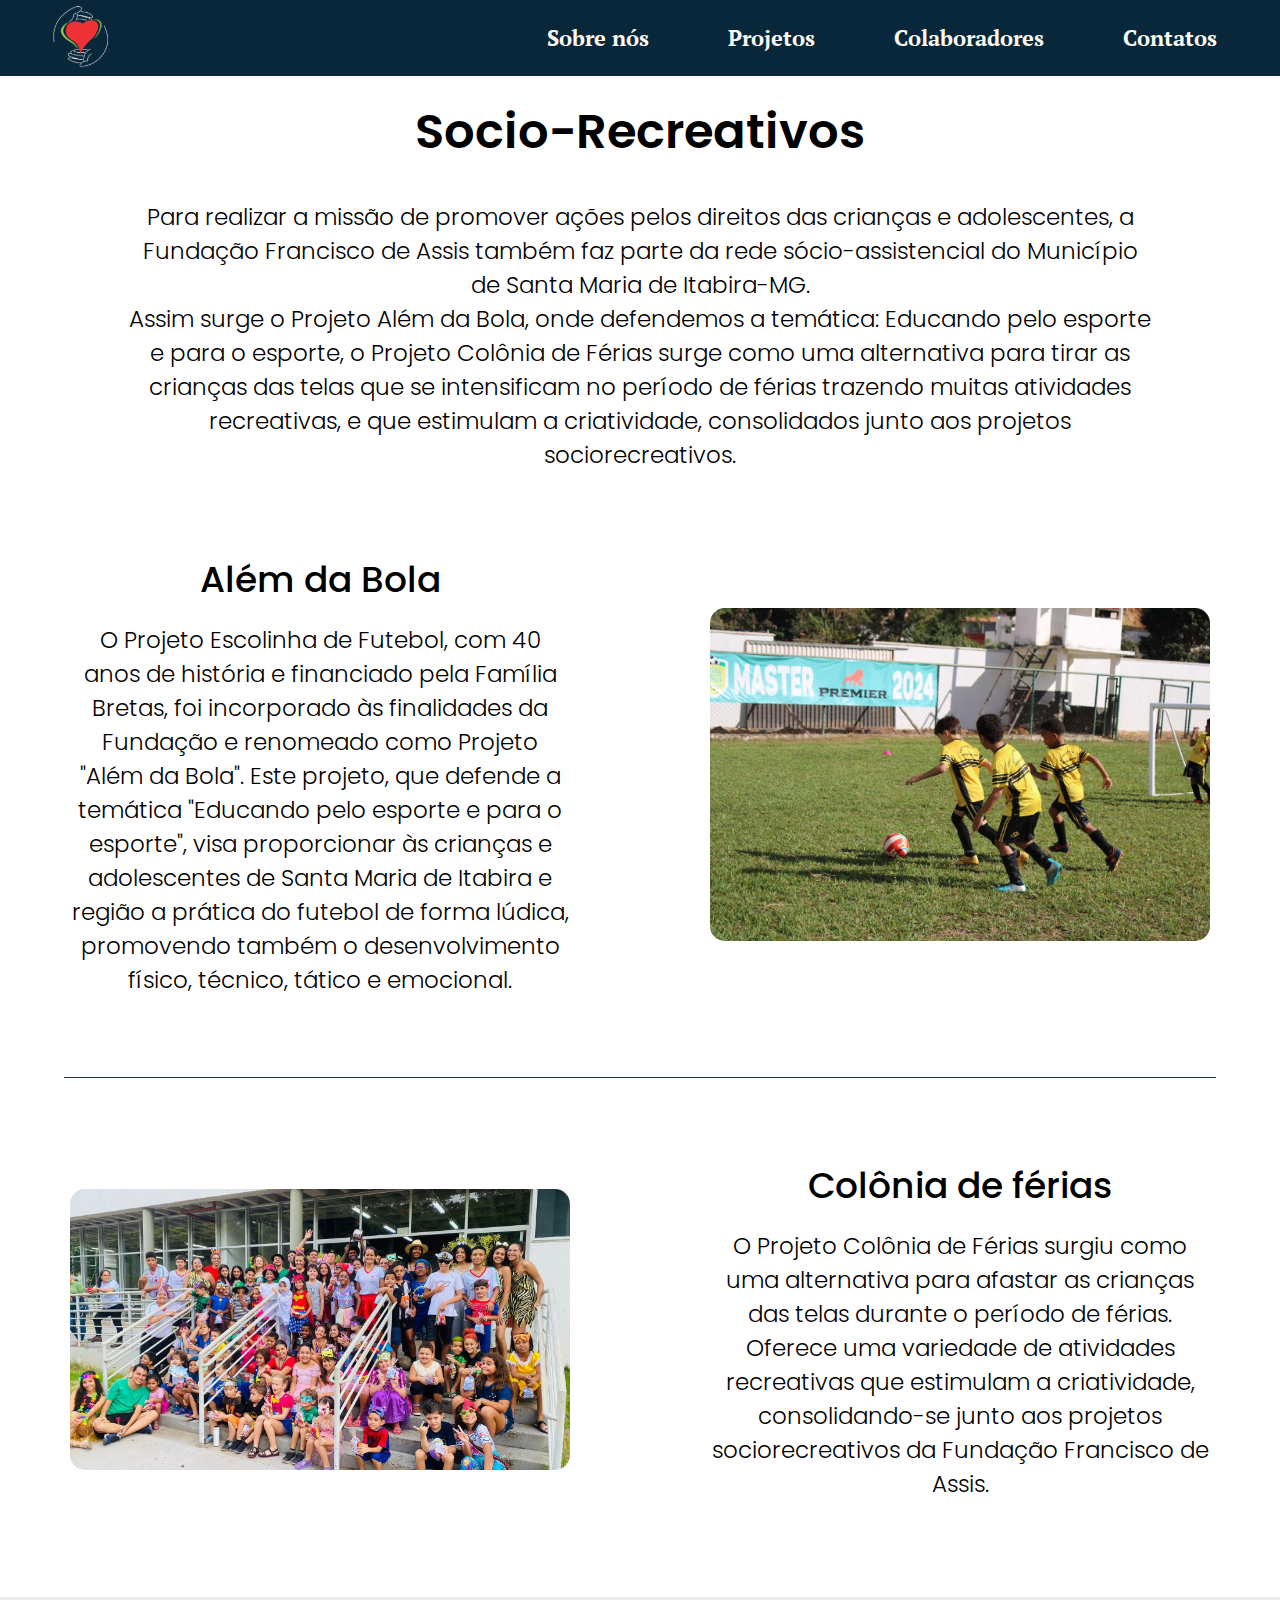
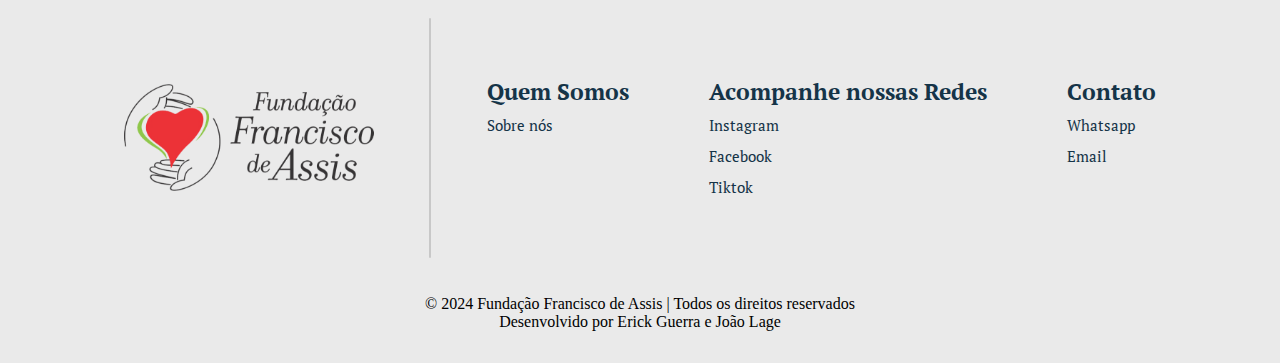
<file: projetos_html/socio_recreativo.html>
<!doctype html>
<html lang="pt-br">
  <head>
    <meta charset="UTF-8" />
    <meta name="viewport" content="width=device-width, initial-scale=1.0" />
    <link rel="stylesheet" href="../styles/styles.css" />
    <link rel="website icon" href="../img/logodouradafund.png" />
    <title>Socio-Recreativos</title>
  </head>
  <body>
    <div class="overlay"></div>
    <!--Header-->
    <header class="cabecalho">
      <!--Logo-->
      <div class="cabecalho-logo">
        <a href="../index.html">
          <img
            src="../img/LogoFundBranca.svg"
            alt="Logo da Fundação Francisco de Assis"
          />
        </a>
      </div>
      <!--Navegação-->
      <!--Sobre-->
      <div class="cabecalho-nav">
        <a href="../sobre.html" class="cabecalho-nav-item">Sobre nós</a>
        <!--Projetos-->
        <section class="cabecalho-nav-projetos-drop">
          <a class="cabecalho-nav-item">Projetos</a>
          <div class="projetos-drop">
            <ul class="projetos-drop-lista">
              <li><a href="inclusao.html">Inclusão Digital</a></li>
              <li>
                <a href="socio_cultural.html">Socio-Cultural/Ambiental</a>
              </li>
              <li><a href="socio_recreativo.html">Socio-Recreativos</a></li>
              <li><a href="socio_educacional.html">Socio-Educacional</a></li>
              <li><a href="geracao.html">Geração Cidadã</a></li>
              <li><a href="cessao_de_espaco.html">Cessão de Espaço</a></li>
            </ul>
          </div>
        </section>
        <!--Colaboradores-->
        <a href="../colaboradores.html" class="cabecalho-nav-item"
          >Colaboradores</a
        >
        <!--Contatos-->
        <section class="cabecalho-nav-contatos-drop">
          <a class="cabecalho-nav-item">Contatos</a>
          <div class="contatos-drop">
            <ul class="contatos-drop-lista">
              <li>
                <a
                  href="https://www.instagram.com/fundfranciscodeassis/"
                  target="_blank"
                  ><img
                    src="../img/instagram.svg"
                    alt="logo do Instagram"
                  />Instagram</a
                >
              </li>
              <li>
                <a href="https://wa.me/3138381235" target="_blank"
                  ><img
                    src="../img/wpp.svg"
                    alt="logo do Whatsapp"
                  />Whatsapp</a
                >
              </li>
            </ul>
          </div>
        </section>
      </div>
      <button class="btnMenu">
        <img
          class="nav-mobile-menu"
          src="../img/menu.svg"
          alt="menu hamburguer"
        />
      </button>
      <div class="cabecalho-nav-mobile">
        <section class="cabecalho-nav-mobile-lista">
          <button class="btnFechar">
            <img
              src="../img/exit.svg"
              alt="botão de fechar"
              class="cabecalho-nav-mobile-exit"
            />
          </button>
          <a class="cabecalho-nav-mobile-item" href="../sobre.html"
            >Sobre nós</a
          >
          <hr class="cabecalho-nav-mobile-linha" />
          <a class="cabecalho-nav-mobile-item">Projetos</a>
          <ul>
            <li><a href="inclusao.html">Inclusão Digital</a></li>
            <li><a href="socio_cultural.html">Socio-Cultural/Ambiental</a></li>
            <li><a href="socio_recreativo.html">Socio-Recreativos</a></li>
            <li><a href="socio_educacional.html">Socio-Educacional</a></li>
            <li><a href="geracao.html">Geração Cidadã</a></li>
            <li><a href="cessao_de_espaco.html">Cessão de Espaço</a></li>
          </ul>
          <hr class="cabecalho-nav-mobile-linha" />
          <a class="cabecalho-nav-mobile-item" href="../colaboradores.html"
            >Colaboradores</a
          >
          <hr class="cabecalho-nav-mobile-linha" />
          <a class="cabecalho-nav-mobile-item">Contatos</a>
          <ul class="cabecalho-nav-mobile-lista-cont">
            <li>
              <a
                href="https://www.instagram.com/fundfranciscodeassis/"
                target="_blank"
                class="cabecalho-nav-mobile-link"
                ><img
                  class="img-contato"
                  src="../img/instagram.svg"
                  alt="logo do Instagram"
                />Instagram</a
              >
            </li>
            <li>
              <a
                href="https://wa.me/3138381235"
                target="_blank"
                class="cabecalho-nav-mobile-link"
                ><img
                  class="img-contato"
                  src="../img/wpp.svg"
                  alt="logo do Whatsapp"
                />Whatsapp</a
              >
            </li>
          </ul>
          <hr class="cabecalho-nav-mobile-linha" />
        </section>
      </div>
    </header>

    <main class="container-projetos">
      <div class="inicio">
        <h1 class="titulo-principal">Socio-Recreativos</h1>
        <p>
          Para realizar a missão de promover ações pelos direitos das crianças e
          adolescentes, a Fundação Francisco de Assis também faz parte da rede
          sócio-assistencial do Município de Santa Maria de Itabira-MG.<br />
          Assim surge o Projeto Além da Bola, onde defendemos a temática:
          Educando pelo esporte e para o esporte, o Projeto Colônia de Férias
          surge como uma alternativa para tirar as crianças das telas que se
          intensificam no período de férias trazendo muitas atividades
          recreativas, e que estimulam a criatividade, consolidados junto aos
          projetos sociorecreativos.<br />
        </p>
      </div>

      <!--Além da Bola-->
      <div class="lista_projetos" id="alemdabola">
        <div class="projetos_separados">
          <h2 class="projetos_separados_titulo">Além da Bola</h2>
          <p class="projetos_separados_texto">
            O Projeto Escolinha de Futebol, com 40 anos de história e financiado
            pela Família Bretas, foi incorporado às finalidades da Fundação e
            renomeado como Projeto "Além da Bola". Este projeto, que defende a
            temática "Educando pelo esporte e para o esporte", visa proporcionar
            às crianças e adolescentes de Santa Maria de Itabira e região a
            prática do futebol de forma lúdica, promovendo também o
            desenvolvimento físico, técnico, tático e emocional.
          </p>
        </div>
        <img class="projetos_separados_img" src="../assets/AlemdaBola.jpg" />
      </div>
      <div class="linha"></div>
      <!--Colônia de Férias-->
      <div class="lista_projetos" id="coloniadeferias">
        <img
          class="projetos_separados_img"
          src="../assets/Colonia de Ferias.jpeg"
        />
        <div class="projetos_separados">
          <h2 class="projetos_separados_titulo">Colônia de férias</h2>
          <p class="projetos_separados_texto">
            O Projeto Colônia de Férias surgiu como uma alternativa para afastar
            as crianças das telas durante o período de férias. Oferece uma
            variedade de atividades recreativas que estimulam a criatividade,
            consolidando-se junto aos projetos sociorecreativos da Fundação
            Francisco de Assis.
          </p>
        </div>
      </div>
    </main>

    <!-- Rodapé-->
    <footer class="rodape">
      <div class="rodape-div">
        <img src="../img/LogoFundCompleta.svg" alt="" class="rodape-logo" />
        <div class="rodape-linha"></div>
        <div class="rodape-listacompleta">
          <ul class="rodape-lista">
            Quem Somos
            <li class="rodape-lista-nomes">
              <a href="../sobre.html" class="rodape-lista-itens">Sobre nós</a>
            </li>
          </ul>
          <ul class="rodape-lista">
            Acompanhe nossas Redes
            <li class="rodape-lista-nomes">
              <a
                href="https://www.instagram.com/fundfranciscodeassis/"
                class="rodape-lista-itens"
                >Instagram</a
              >
            </li>
            <li class="rodape-lista-nomes">
              <a
                href="https://www.facebook.com/fundfranciscodeassis"
                class="rodape-lista-itens"
                >Facebook</a
              >
            </li>
            <li class="rodape-lista-nomes">
              <a
                href="https://www.tiktok.com/@fundacaomaker"
                class="rodape-lista-itens"
                >Tiktok</a
              >
            </li>
          </ul>
          <ul class="rodape-lista">
            Contato
            <li class="rodape-lista-nomes">
              <a href="https://wa.me/3138381235" class="rodape-lista-itens"
                >Whatsapp</a
              >
            </li>
            <li class="rodape-lista-nomes">
              <a
                href="mailto:fundfranciscodeassis@gmail.com"
                class="rodape-lista-itens"
                >Email</a
              >
            </li>
          </ul>
        </div>
      </div>
      <div class="rodape-direitos">
        <p class="rodape-direitos-itens">
          © 2024 Fundação Francisco de Assis | Todos os direitos reservados<br>
          Desenvolvido por Erick Guerra e João Lage
        </p>
      </div>
    </footer>
    

    <script src="../JavaScript/menu.js"></script>
  </body>
</html>
</file>
<file: styles/styles.css>
@import url('https://fonts.googleapis.com/css2?family=PT+Serif:ital,wght@0,400;0,700;1,400;1,700&family=Poppins:ital,wght@0,100;0,200;0,300;0,400;0,500;0,600;0,700;0,800;0,900;1,100;1,200;1,300;1,400;1,500;1,600;1,700;1,800;1,900&display=swap');
@import url(header.css);
@import url(sobre.css);
@import url(projetosindex.css);
@import url(rodape.css);
@import url(colaboradores.css);
@import url(projetos.css);
@import url(historia.css);

*{
    margin: 0;
    padding: 0;
}

:root{
    --cor-header: #08273A;
    --cor-principal: #153448;
    --cor-secundaria: #EE3137;
    --cor-fundo: #FBF9F1;
    --cor-rodape: #EAEAEA;
    --cor-rodape-fonte: black;
    --cor-rodape-hover: #959595;
    --fonte-logo: "PT Serif", serif;
    --fonte-principal: "Poppins", sans-serif;
}


/*Foto da fundação e Bordão*/
.foto-fund{
    background-image: url(../img/FachadaFFA.png);
    background-position: center;
    background-size: cover;
    height: 100vh;
    display: flex;
    flex-direction: column;
    justify-content: center;
    align-items: self-start;
}
.foto-fund-texto{
    margin-left: 8em;
    height: 50%;
}
.foto-fund h2{
    position: relative;
    top: 40%;
    text-align: center;
    font-weight: 200;
    line-height: 70px;
    font-family: var(--fonte-logo);
    font-size: 60px;
    color: var(--cor-fundo);  
    animation: flutuar 2s linear infinite alternate-reverse; 
}
.foto-fund h3{
    position: relative;
    top: 40%;
    text-align: center;
    font-weight: 300;
    line-height: 42px;
    font-family: var(--fonte-logo);
    font-size: 30px;
    color: var(--cor-fundo);  
    animation: flutuar 2s linear infinite alternate-reverse; 
}

.foto-fund b{
    font-size: 70px;
    font-weight: 600;
}



@keyframes flutuar {
    0%{ 
        top: 25%;
    }
    100%{
        top: 35%
    }
}
@media (width <= 1024px) {
    .foto-fund{
        align-items: center;
        background-position: center right -500px;
    }
    .foto-fund-texto{
        margin-left: 0;
    }
}
@media (width <= 420px) {
    .foto-fund{
        align-items: center;
        background-position: center right -410px;
    }
    .foto-fund h2{
        font-size: 50px;
    }
    .foto-fund b{
        font-size: 60px;
        font-weight: 600;
    }
}
</file>
